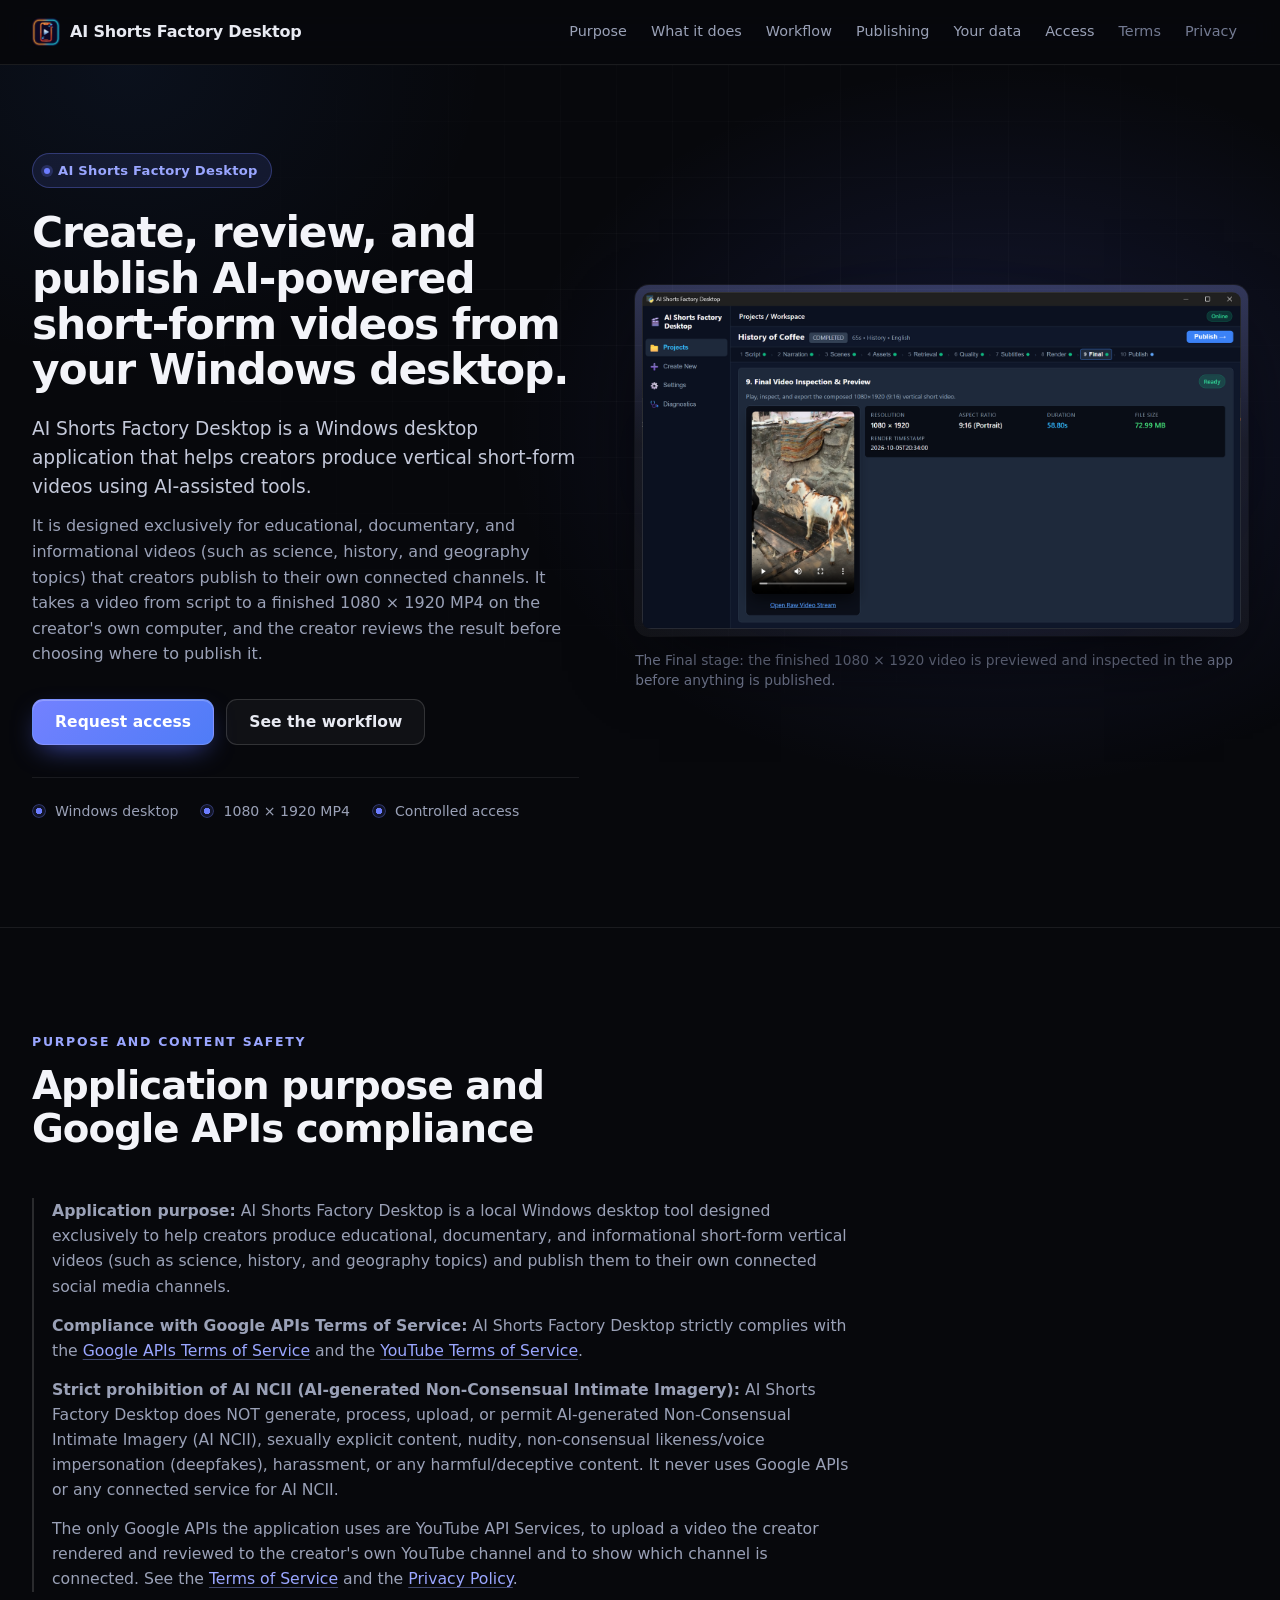
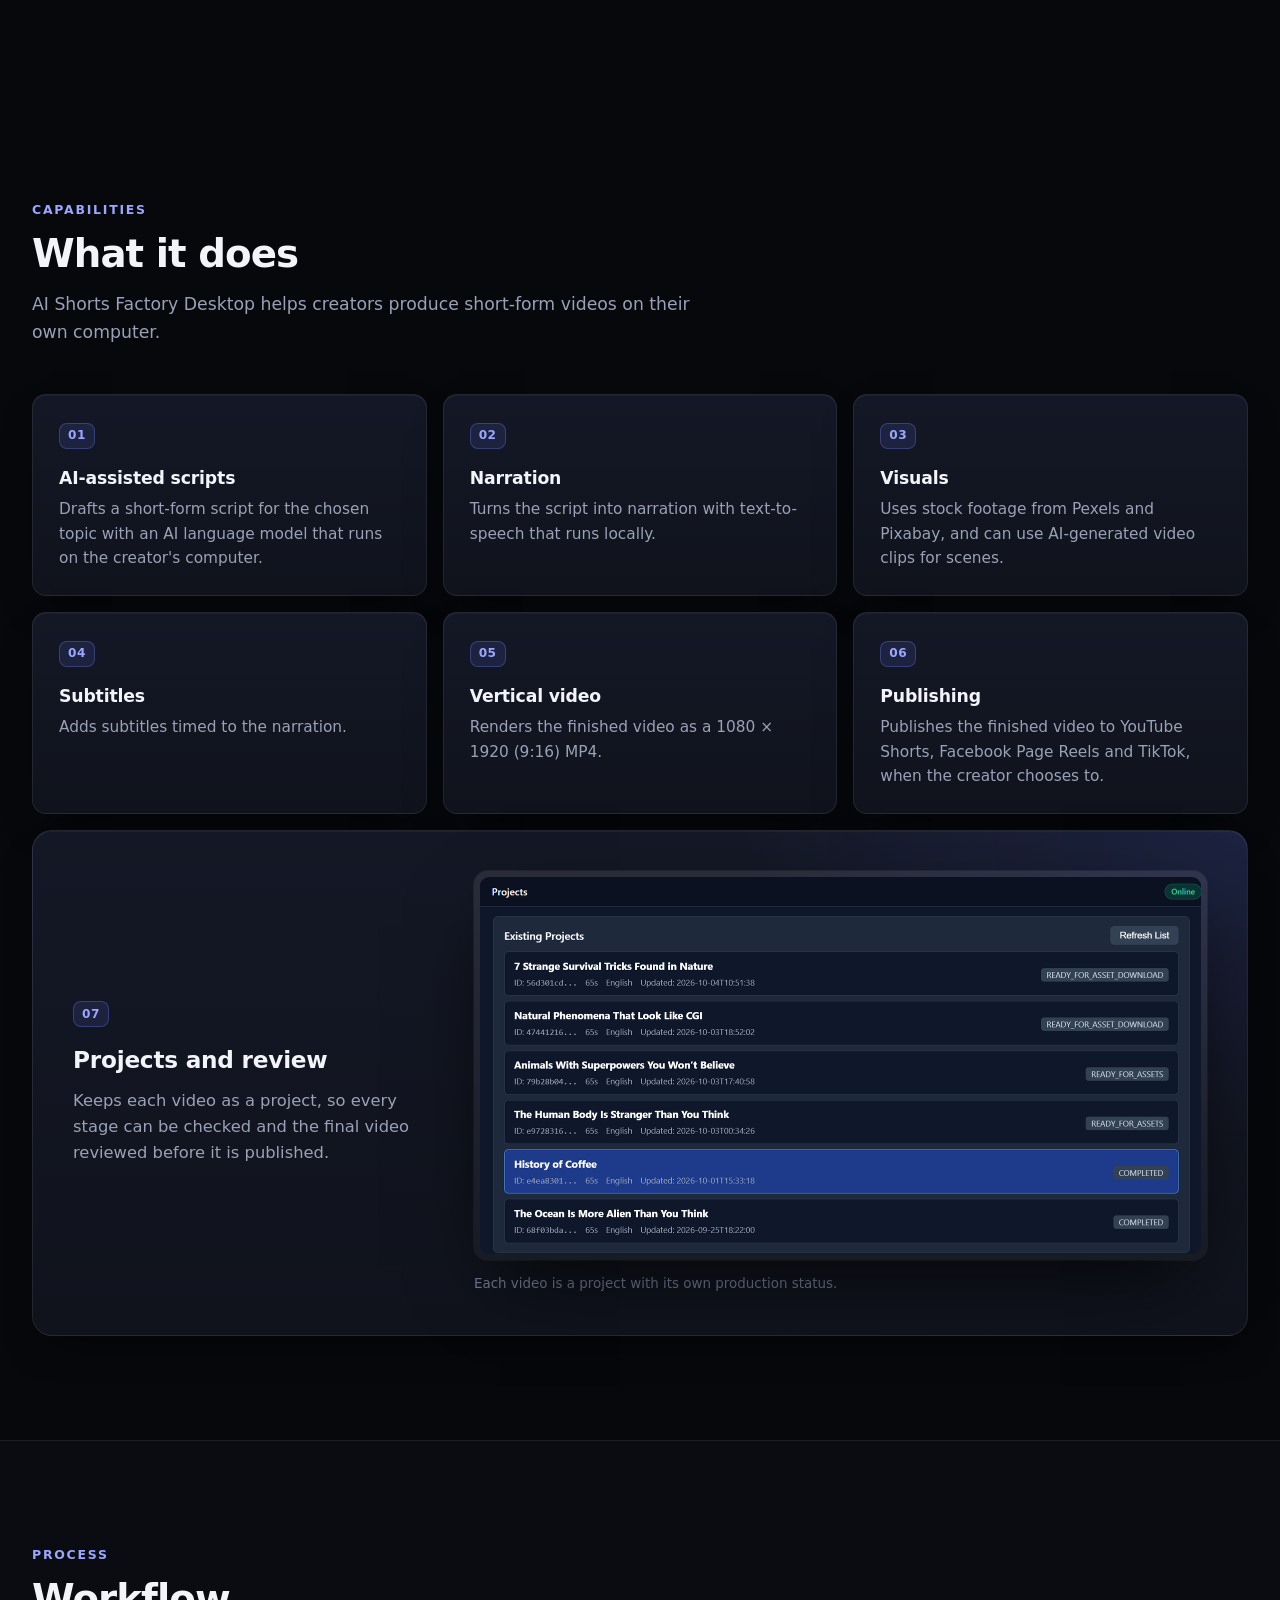
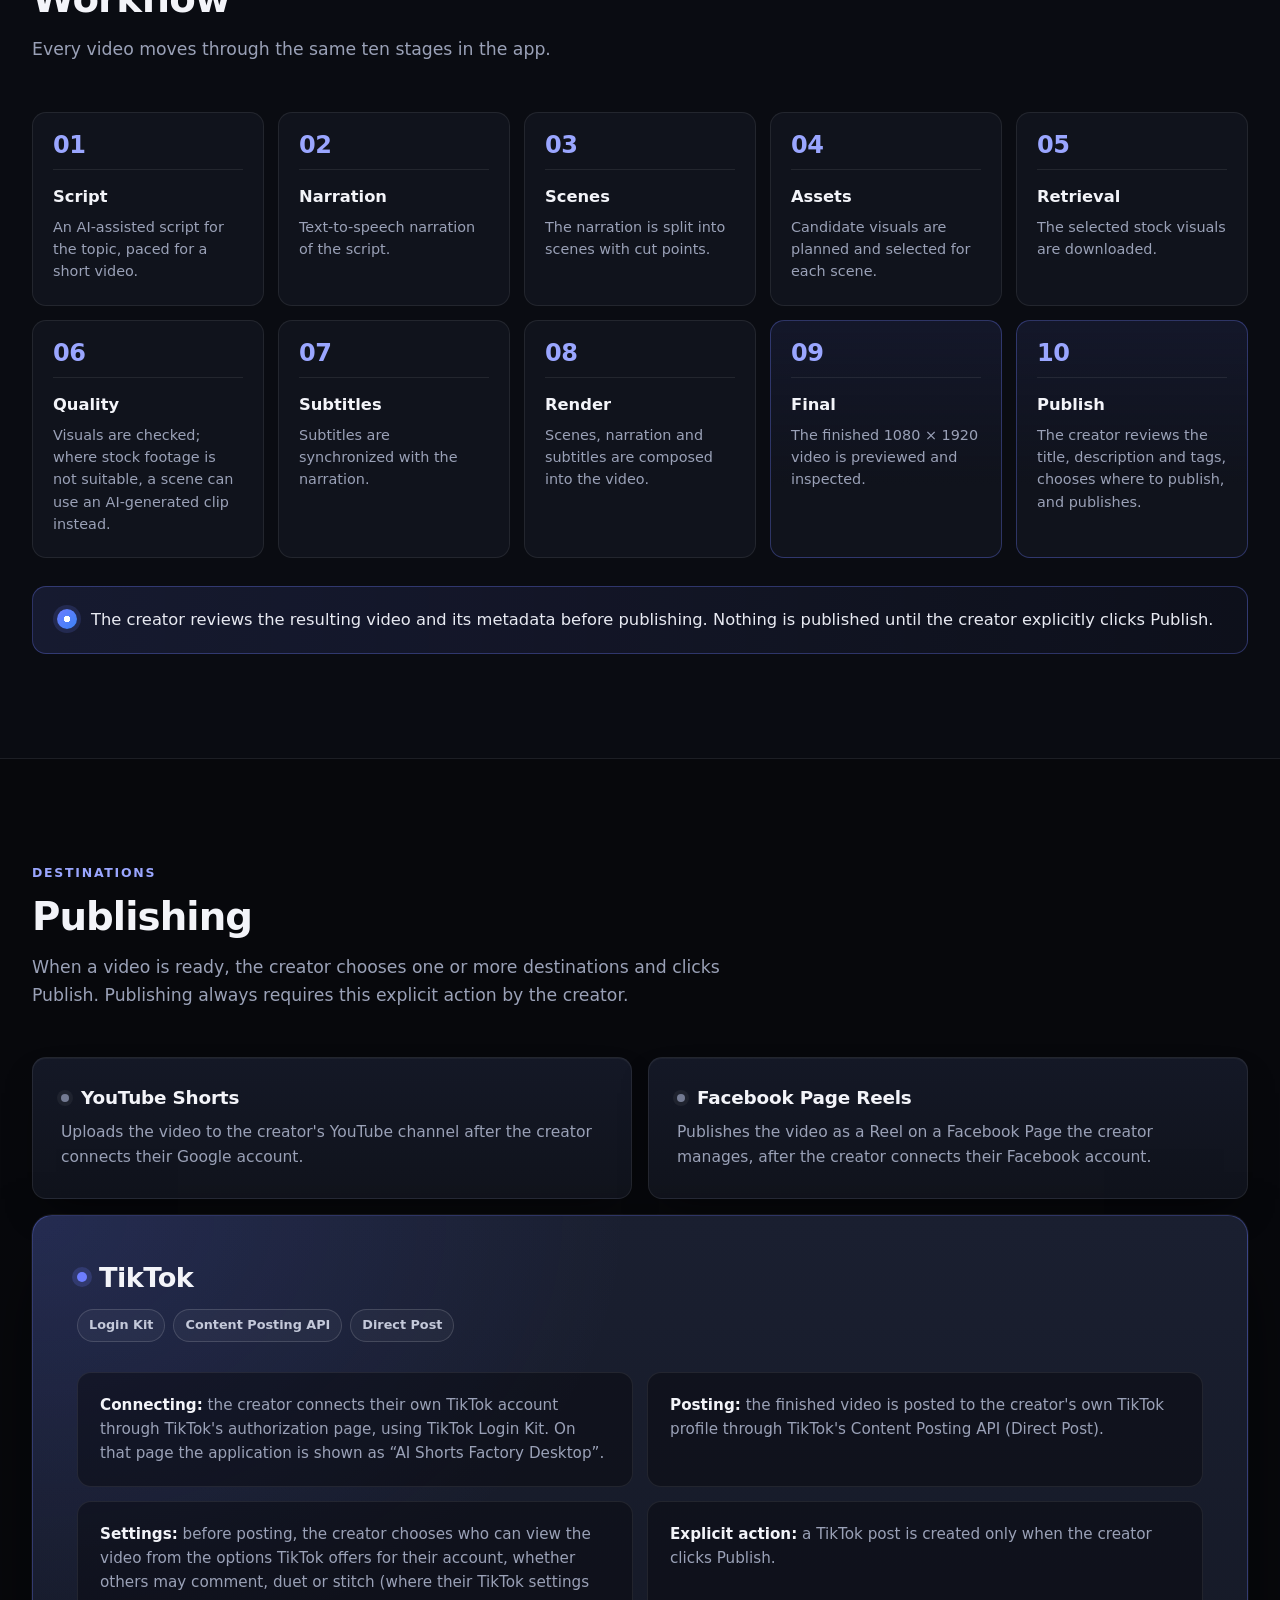
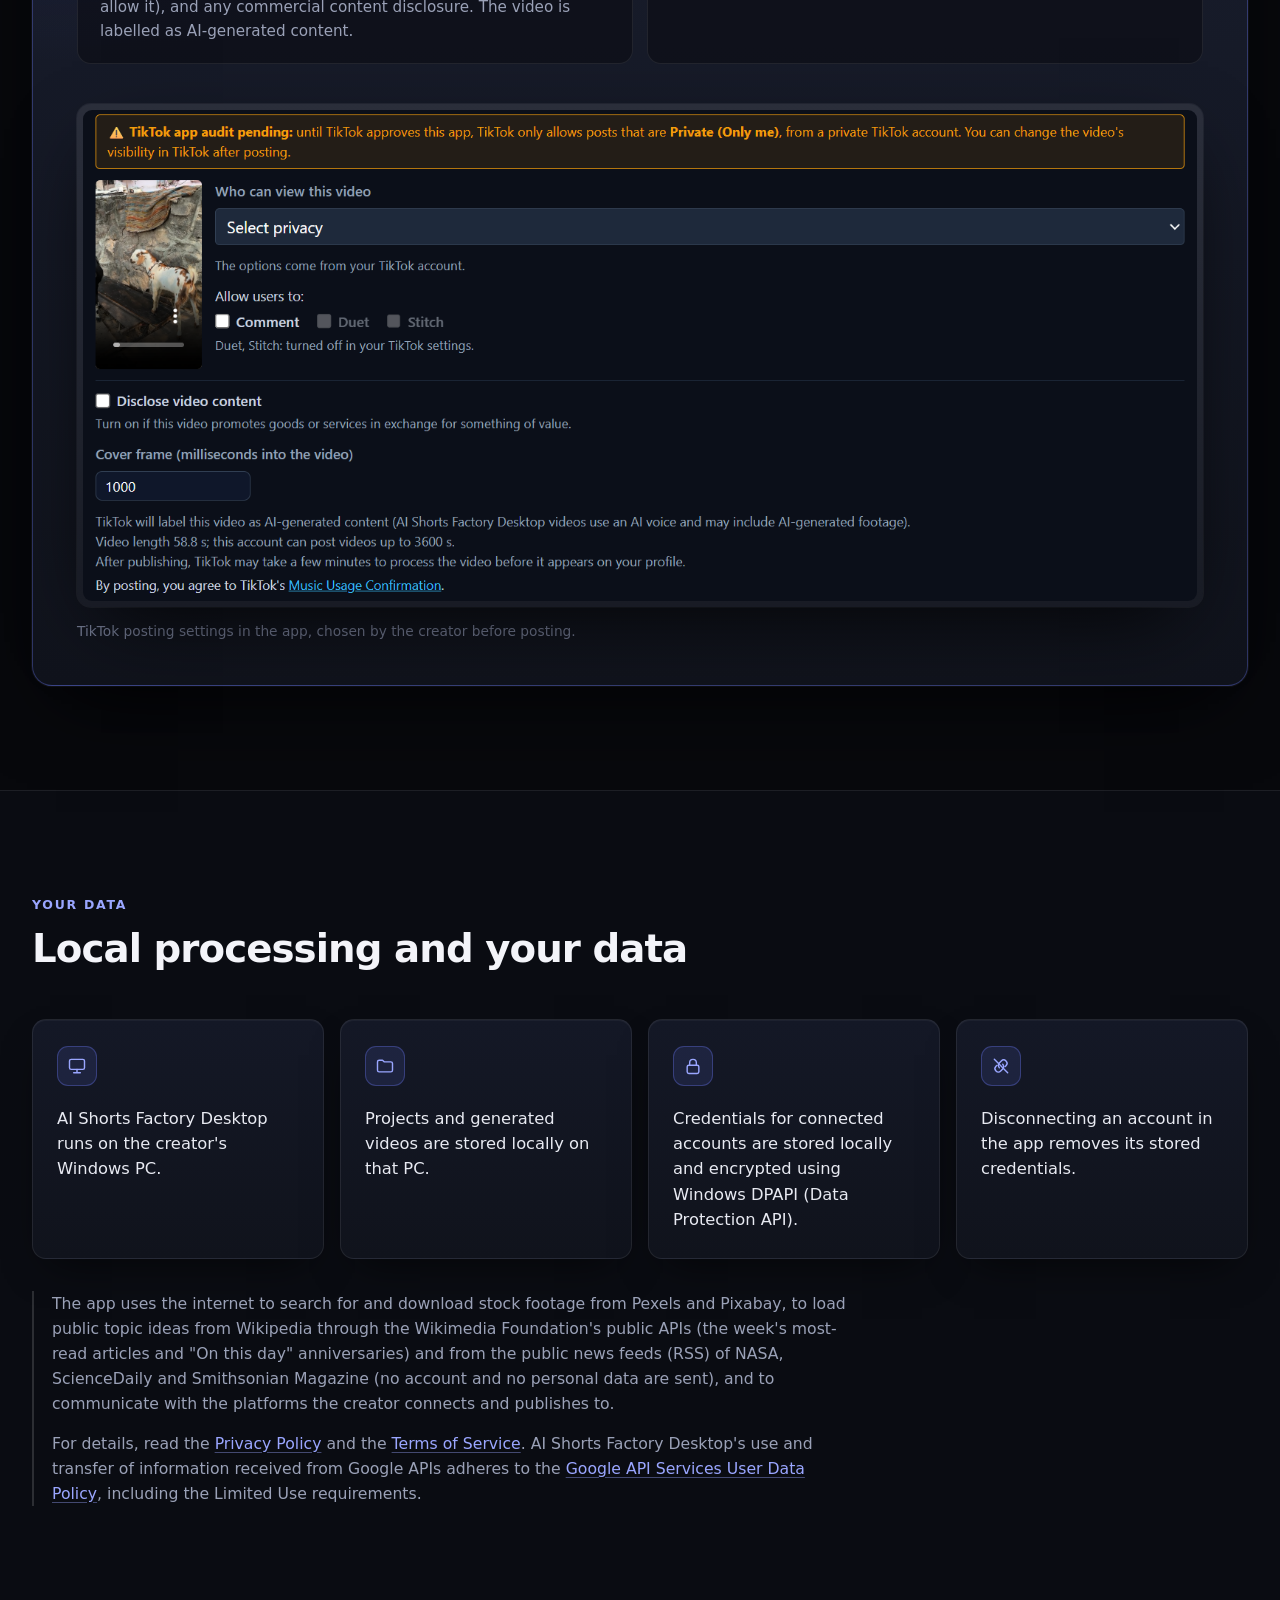
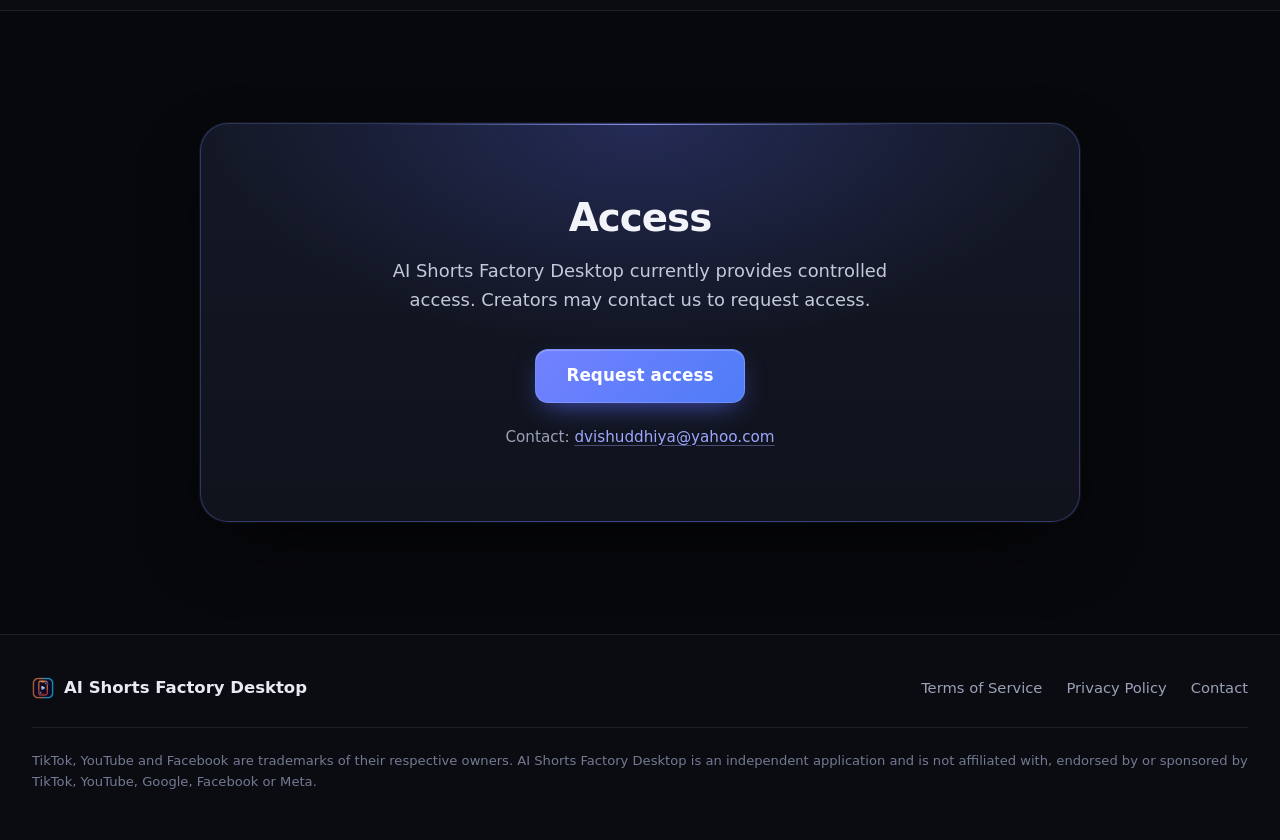
<file: index.html>
<!DOCTYPE html>
<html lang="en">
<head>
    <meta charset="UTF-8">
    <meta name="viewport" content="width=device-width, initial-scale=1.0">
    <meta name="google-site-verification" content="gMztd1r3MFNFKrPR3j5uCn5gwbD2HqTPKgnHvT7osY8" />
    <meta name="color-scheme" content="dark">
    <title>AI Shorts Factory Desktop - Windows application for short-form videos</title>
    <meta name="description" content="AI Shorts Factory Desktop helps users create AI videos with scripts, narration, visuals, subtitles, and publishing.">
    <link rel="icon" type="image/png" sizes="64x64" href="favicon.png?v=desktop3">
    <link rel="icon" type="image/png" sizes="32x32" href="favicon-32.png?v=desktop3">
    <link rel="icon" type="image/x-icon" sizes="16x16 32x32 48x48" href="favicon.ico?v=desktop3">
    <link rel="shortcut icon" href="favicon.ico?v=desktop3">
    <link rel="apple-touch-icon" sizes="180x180" href="apple-touch-icon.png?v=desktop3">
    <link rel="stylesheet" href="style.css">
</head>
<body class="home">
    <a class="skip-link" href="#main">Skip to content</a>

    <header class="site-header">
        <div class="container header-inner">
            <a class="brand" href="./"><img class="brand-icon" src="app-icon.png?v=desktop3" width="28" height="28" alt="">AI Shorts Factory Desktop</a>
            <nav class="site-nav" aria-label="Main">
                <a href="#purpose">Purpose</a>
                <a href="#features">What it does</a>
                <a href="#workflow">Workflow</a>
                <a href="#publishing">Publishing</a>
                <a href="#data">Your data</a>
                <a href="#access">Access</a>
                <a class="legal-link" href="terms.html">Terms</a>
                <a class="legal-link" href="privacy.html">Privacy</a>
            </nav>
        </div>
    </header>

    <main id="main">
        <section class="hero">
            <div class="container hero-grid">
                <div class="hero-copy">
                    <p class="eyebrow">AI Shorts Factory Desktop</p>
                    <h1>Create, review, and publish <span class="nowrap">AI-powered</span> <span class="nowrap">short-form</span> videos from your Windows desktop.</h1>
                    <p class="lead">AI Shorts Factory Desktop is a Windows desktop application that helps creators produce vertical short-form videos using <span class="nowrap">AI-assisted</span> tools.</p>
                    <p class="hero-sub">It is designed exclusively for educational, documentary, and informational videos (such as science, history, and geography topics) that creators publish to their own connected channels. It takes a video from script to a finished 1080 &times; 1920 MP4 on the creator's own computer, and the creator reviews the result before choosing where to publish it.</p>
                    <p class="actions">
                        <a class="button" href="#access">Request access</a>
                        <a class="button secondary" href="#workflow">See the workflow</a>
                    </p>
                    <ul class="hero-meta" aria-label="At a glance">
                        <li>Windows desktop</li>
                        <li>1080 &times; 1920 MP4</li>
                        <li>Controlled access</li>
                    </ul>
                </div>
                <figure class="shot shot-hero">
                    <div class="shot-frame">
                        <img src="assets/final-video-review.png" width="1600" height="900" alt="AI Shorts Factory Desktop showing the Final stage of a project: a preview of the finished vertical video with its resolution, aspect ratio, duration and file size.">
                    </div>
                    <figcaption>The Final stage: the finished 1080 &times; 1920 video is previewed and inspected in the app before anything is published.</figcaption>
                </figure>
            </div>
        </section>

        <section id="purpose" class="section">
            <div class="container">
                <header class="section-head">
                    <p class="section-label">Purpose and content safety</p>
                    <h2>Application purpose and Google APIs compliance</h2>
                </header>
                <div class="data-note">
                    <p><strong>Application purpose:</strong> AI Shorts Factory Desktop is a local Windows desktop tool designed exclusively to help creators produce educational, documentary, and informational short-form vertical videos (such as science, history, and geography topics) and publish them to their own connected social media channels.</p>
                    <p><strong>Compliance with Google APIs Terms of Service:</strong> AI Shorts Factory Desktop strictly complies with the <a href="https://developers.google.com/terms">Google APIs Terms of Service</a> and the <a href="https://www.youtube.com/t/terms">YouTube Terms of Service</a>.</p>
                    <p><strong>Strict prohibition of AI NCII (AI-generated Non-Consensual Intimate Imagery):</strong> AI Shorts Factory Desktop does NOT generate, process, upload, or permit AI-generated Non-Consensual Intimate Imagery (AI NCII), sexually explicit content, nudity, non-consensual likeness/voice impersonation (deepfakes), harassment, or any harmful/deceptive content. It never uses Google APIs or any connected service for AI NCII.</p>
                    <p>The only Google APIs the application uses are YouTube API Services, to upload a video the creator rendered and reviewed to the creator's own YouTube channel and to show which channel is connected. See the <a href="terms.html">Terms of Service</a> and the <a href="privacy.html">Privacy Policy</a>.</p>
                </div>
            </div>
        </section>

        <section id="features" class="section">
            <div class="container">
                <header class="section-head">
                    <p class="section-label">Capabilities</p>
                    <h2>What it does</h2>
                    <p class="section-intro">AI Shorts Factory Desktop helps creators produce short-form videos on their own computer.</p>
                </header>
                <div class="feature-grid">
                    <article class="feature">
                        <span class="feature-num">01</span>
                        <h3>AI-assisted scripts</h3>
                        <p>Drafts a short-form script for the chosen topic with an AI language model that runs on the creator's computer.</p>
                    </article>
                    <article class="feature">
                        <span class="feature-num">02</span>
                        <h3>Narration</h3>
                        <p>Turns the script into narration with text-to-speech that runs locally.</p>
                    </article>
                    <article class="feature">
                        <span class="feature-num">03</span>
                        <h3>Visuals</h3>
                        <p>Uses stock footage from Pexels and Pixabay, and can use AI-generated video clips for scenes.</p>
                    </article>
                    <article class="feature">
                        <span class="feature-num">04</span>
                        <h3>Subtitles</h3>
                        <p>Adds subtitles timed to the narration.</p>
                    </article>
                    <article class="feature">
                        <span class="feature-num">05</span>
                        <h3>Vertical video</h3>
                        <p>Renders the finished video as a 1080 &times; 1920 (9:16) MP4.</p>
                    </article>
                    <article class="feature">
                        <span class="feature-num">06</span>
                        <h3>Publishing</h3>
                        <p>Publishes the finished video to YouTube Shorts, Facebook Page Reels and TikTok, when the creator chooses to.</p>
                    </article>
                    <article class="feature feature-wide">
                        <div class="feature-wide-copy">
                            <span class="feature-num">07</span>
                            <h3>Projects and review</h3>
                            <p>Keeps each video as a project, so every stage can be checked and the final video reviewed before it is published.</p>
                        </div>
                        <figure class="shot">
                            <div class="shot-frame">
                                <img src="assets/projects.png" width="1440" height="754" loading="lazy" alt="The project list in AI Shorts Factory Desktop, showing several video projects with their production status.">
                            </div>
                            <figcaption>Each video is a project with its own production status.</figcaption>
                        </figure>
                    </article>
                </div>
            </div>
        </section>

        <section id="workflow" class="section section-alt">
            <div class="container">
                <header class="section-head">
                    <p class="section-label">Process</p>
                    <h2>Workflow</h2>
                    <p class="section-intro">Every video moves through the same ten stages in the app.</p>
                </header>
                <ol class="steps">
                    <li><strong>Script</strong> <span>An AI-assisted script for the topic, paced for a short video.</span></li>
                    <li><strong>Narration</strong> <span>Text-to-speech narration of the script.</span></li>
                    <li><strong>Scenes</strong> <span>The narration is split into scenes with cut points.</span></li>
                    <li><strong>Assets</strong> <span>Candidate visuals are planned and selected for each scene.</span></li>
                    <li><strong>Retrieval</strong> <span>The selected stock visuals are downloaded.</span></li>
                    <li><strong>Quality</strong> <span>Visuals are checked; where stock footage is not suitable, a scene can use an AI-generated clip instead.</span></li>
                    <li><strong>Subtitles</strong> <span>Subtitles are synchronized with the narration.</span></li>
                    <li><strong>Render</strong> <span>Scenes, narration and subtitles are composed into the video.</span></li>
                    <li><strong>Final</strong> <span>The finished 1080 &times; 1920 video is previewed and inspected.</span></li>
                    <li><strong>Publish</strong> <span>The creator reviews the title, description and tags, chooses where to publish, and publishes.</span></li>
                </ol>
                <p class="callout">The creator reviews the resulting video and its metadata before publishing. Nothing is published until the creator explicitly clicks Publish.</p>
            </div>
        </section>

        <section id="publishing" class="section">
            <div class="container">
                <header class="section-head">
                    <p class="section-label">Destinations</p>
                    <h2>Publishing</h2>
                    <p class="section-intro">When a video is ready, the creator chooses one or more destinations and clicks Publish. Publishing always requires this explicit action by the creator.</p>
                </header>
                <div class="platform-grid">
                    <article class="platform">
                        <h3>YouTube Shorts</h3>
                        <p>Uploads the video to the creator's YouTube channel after the creator connects their Google account.</p>
                    </article>
                    <article class="platform">
                        <h3>Facebook Page Reels</h3>
                        <p>Publishes the video as a Reel on a Facebook Page the creator manages, after the creator connects their Facebook account.</p>
                    </article>
                </div>
                <article class="tiktok-panel">
                    <div class="tiktok-copy">
                        <h3>TikTok</h3>
                        <p class="chips"><span>Login Kit</span><span>Content Posting API</span><span>Direct Post</span></p>
                        <ul class="detail-list">
                            <li><strong>Connecting:</strong> the creator connects their own TikTok account through TikTok's authorization page, using TikTok Login Kit. On that page the application is shown as &ldquo;AI Shorts Factory Desktop&rdquo;.</li>
                            <li><strong>Posting:</strong> the finished video is posted to the creator's own TikTok profile through TikTok's Content Posting API (Direct Post).</li>
                            <li><strong>Settings:</strong> before posting, the creator chooses who can view the video from the options TikTok offers for their account, whether others may comment, duet or stitch (where their TikTok settings allow it), and any commercial content disclosure. The video is labelled as AI-generated content.</li>
                            <li><strong>Explicit action:</strong> a TikTok post is created only when the creator clicks Publish.</li>
                        </ul>
                    </div>
                    <figure class="shot">
                        <div class="shot-frame">
                            <img src="assets/tiktok-direct-post-settings.png" width="1510" height="665" loading="lazy" alt="TikTok posting settings in AI Shorts Factory Desktop: who can view the video, allowed interactions, content disclosure, cover frame and the AI-generated content label.">
                        </div>
                        <figcaption>TikTok posting settings in the app, chosen by the creator before posting.</figcaption>
                    </figure>
                </article>
            </div>
        </section>

        <section id="data" class="section section-alt">
            <div class="container">
                <header class="section-head">
                    <p class="section-label">Your data</p>
                    <h2>Local processing and your data</h2>
                </header>
                <ul class="data-grid">
                    <li class="data-item">
                        <svg class="data-icon" viewBox="0 0 24 24" aria-hidden="true"><rect x="3" y="4" width="18" height="12" rx="2"/><path d="M8 20h8M12 16v4"/></svg>
                        <p>AI Shorts Factory Desktop runs on the creator's Windows PC.</p>
                    </li>
                    <li class="data-item">
                        <svg class="data-icon" viewBox="0 0 24 24" aria-hidden="true"><path d="M3 7a2 2 0 0 1 2-2h4l2 2h8a2 2 0 0 1 2 2v8a2 2 0 0 1-2 2H5a2 2 0 0 1-2-2z"/></svg>
                        <p>Projects and generated videos are stored locally on that PC.</p>
                    </li>
                    <li class="data-item">
                        <svg class="data-icon" viewBox="0 0 24 24" aria-hidden="true"><rect x="5" y="11" width="14" height="10" rx="2"/><path d="M8 11V8a4 4 0 0 1 8 0v3"/></svg>
                        <p>Credentials for connected accounts are stored locally and encrypted using Windows DPAPI (Data Protection API).</p>
                    </li>
                    <li class="data-item">
                        <svg class="data-icon" viewBox="0 0 24 24" aria-hidden="true"><path d="M10 14a4 4 0 0 1 0-5.66l2.34-2.34a4 4 0 0 1 5.66 5.66L17 12.66M14 10a4 4 0 0 1 0 5.66l-2.34 2.34a4 4 0 0 1-5.66-5.66L7 11.34"/><path d="M4 4l16 16"/></svg>
                        <p>Disconnecting an account in the app removes its stored credentials.</p>
                    </li>
                </ul>
                <div class="data-note">
                    <p>The app uses the internet to search for and download stock footage from Pexels and Pixabay, to load public topic ideas from Wikipedia through the Wikimedia Foundation's public APIs (the week's most-read articles and "On this day" anniversaries) and from the public news feeds (RSS) of NASA, ScienceDaily and Smithsonian Magazine (no account and no personal data are sent), and to communicate with the platforms the creator connects and publishes to.</p>
                    <p>For details, read the <a href="privacy.html">Privacy Policy</a> and the <a href="terms.html">Terms of Service</a>. AI Shorts Factory Desktop's use and transfer of information received from Google APIs adheres to the <a href="https://developers.google.com/terms/api-services-user-data-policy">Google API Services User Data Policy</a>, including the Limited Use requirements.</p>
                </div>
            </div>
        </section>

        <section id="access" class="section section-access">
            <div class="container">
                <div class="access-panel">
                    <h2>Access</h2>
                    <p class="access-text">AI Shorts Factory Desktop currently provides controlled access. Creators may contact us to request access.</p>
                    <p class="actions">
                        <a class="button button-lg" href="mailto:dvishuddhiya@yahoo.com?subject=AI%20Shorts%20Factory%20Desktop%20access%20request">Request access</a>
                    </p>
                    <p class="contact">Contact: <a href="mailto:dvishuddhiya@yahoo.com?subject=AI%20Shorts%20Factory%20Desktop%20access%20request">dvishuddhiya@yahoo.com</a></p>
                </div>
            </div>
        </section>
    </main>

    <footer class="site-footer">
        <div class="container footer-inner">
            <p class="footer-brand"><img class="brand-icon" src="app-icon.png?v=desktop3" width="22" height="22" alt="">AI Shorts Factory Desktop</p>
            <nav class="footer-nav" aria-label="Legal and contact">
                <a href="terms.html">Terms of Service</a>
                <a href="privacy.html">Privacy Policy</a>
                <a href="mailto:dvishuddhiya@yahoo.com">Contact</a>
            </nav>
            <p class="fineprint">TikTok, YouTube and Facebook are trademarks of their respective owners. AI Shorts Factory Desktop is an independent application and is not affiliated with, endorsed by or sponsored by TikTok, YouTube, Google, Facebook or Meta.</p>
        </div>
    </footer>
</body>
</html>
</file>
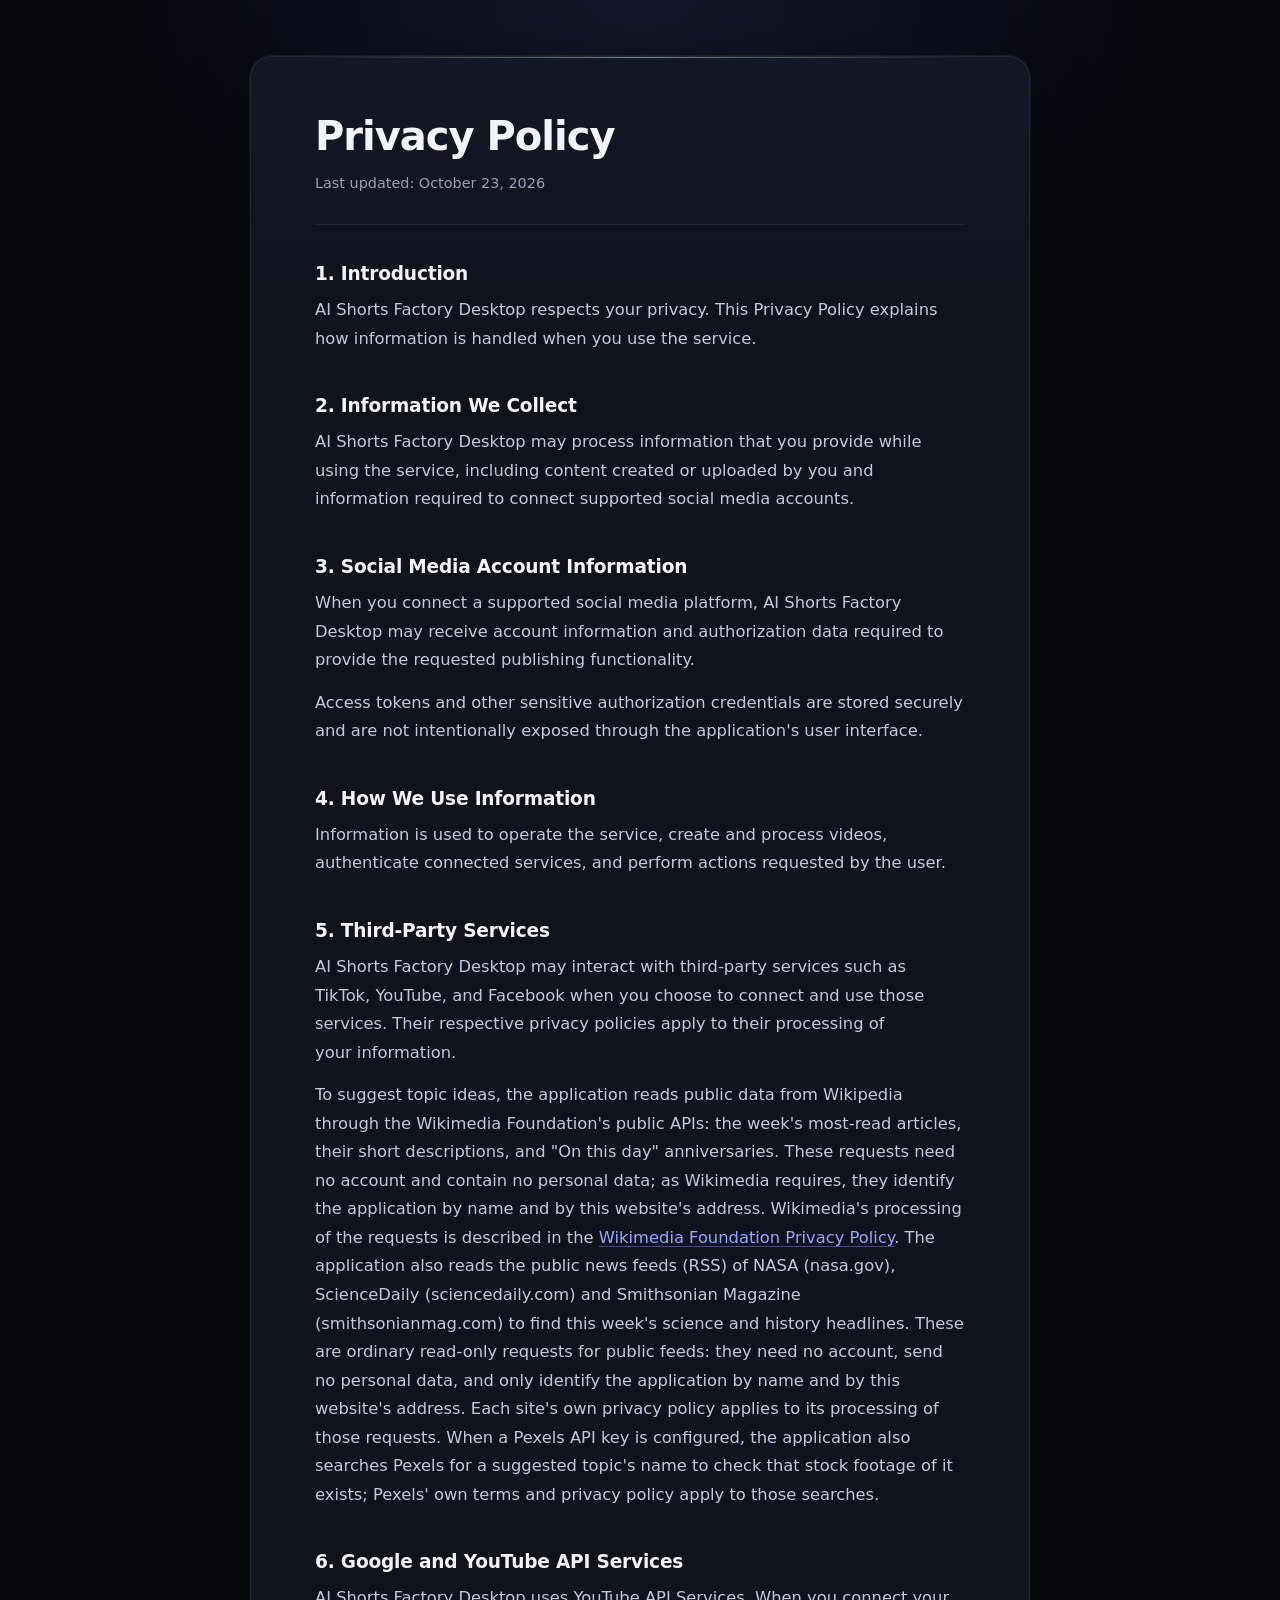
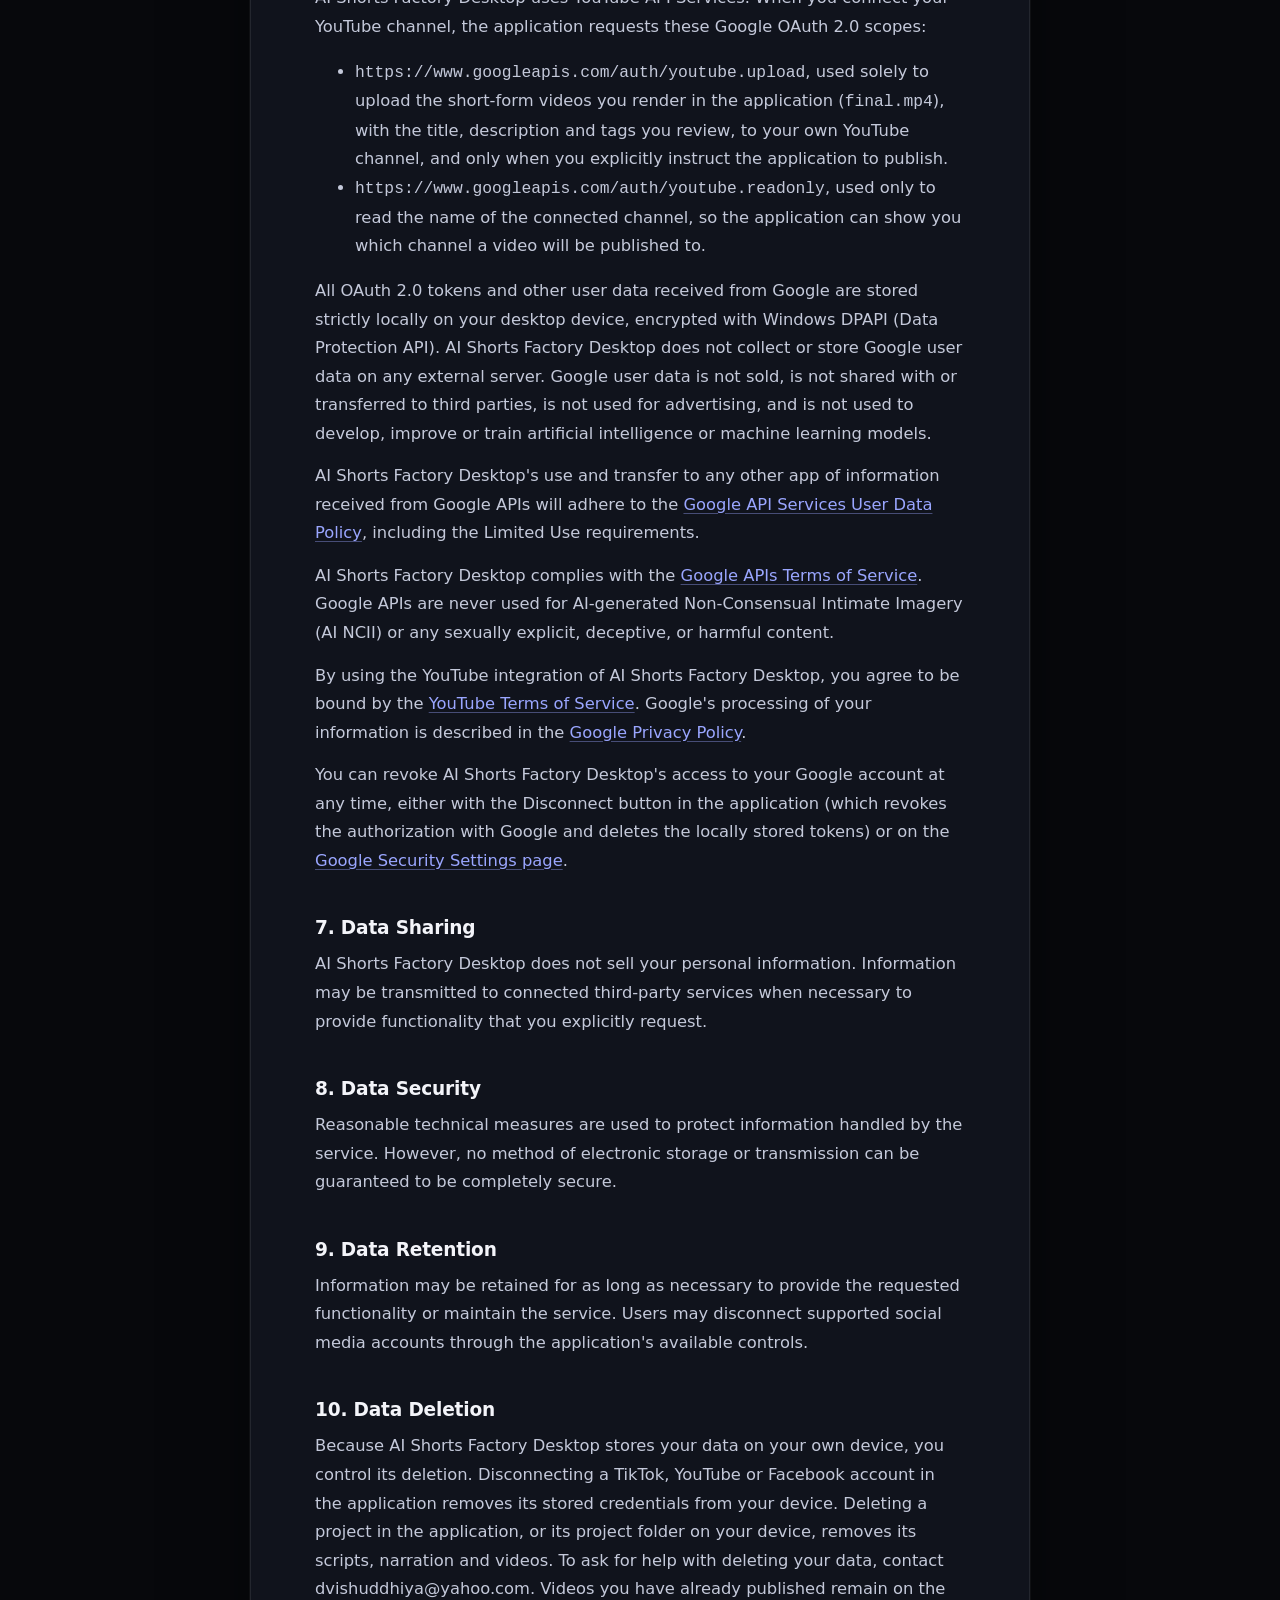
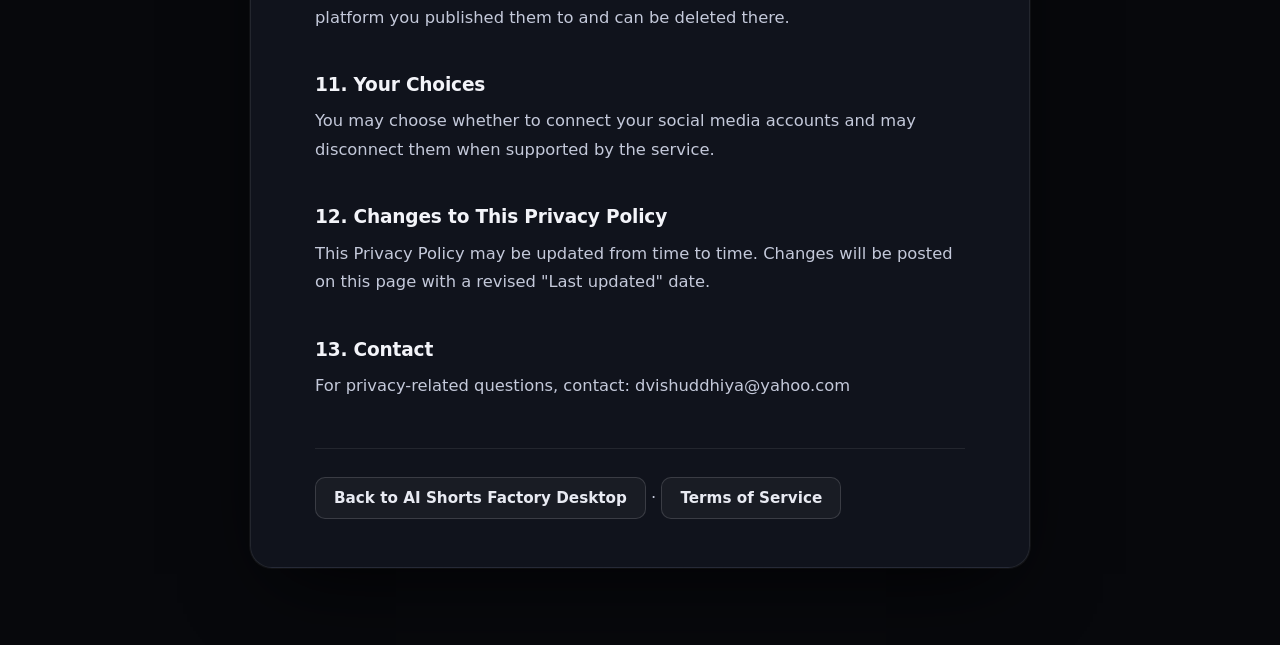
<file: privacy.html>
<!DOCTYPE html>
<html lang="en">
<head>
    <meta charset="UTF-8">
    <meta name="viewport" content="width=device-width, initial-scale=1.0">
    <meta name="google-site-verification" content="gMztd1r3MFNFKrPR3j5uCn5gwbD2HqTPKgnHvT7osY8" />
    <title>Privacy Policy - AI Shorts Factory Desktop</title>
    <link rel="icon" type="image/png" sizes="64x64" href="favicon.png?v=desktop3">
    <link rel="icon" type="image/png" sizes="32x32" href="favicon-32.png?v=desktop3">
    <link rel="icon" type="image/x-icon" sizes="16x16 32x32 48x48" href="favicon.ico?v=desktop3">
    <link rel="shortcut icon" href="favicon.ico?v=desktop3">
    <link rel="apple-touch-icon" sizes="180x180" href="apple-touch-icon.png?v=desktop3">
    <link rel="stylesheet" href="style.css">
</head>
<body>
    <h1>Privacy Policy</h1>

    <p>Last updated: October 23, 2026</p>

    <h2>1. Introduction</h2>
    <p>
        AI Shorts Factory Desktop respects your privacy. This Privacy Policy explains
        how information is handled when you use the service.
    </p>

    <h2>2. Information We Collect</h2>
    <p>
        AI Shorts Factory Desktop may process information that you provide while
        using the service, including content created or uploaded by you and
        information required to connect supported social media accounts.
    </p>

    <h2>3. Social Media Account Information</h2>
    <p>
        When you connect a supported social media platform, AI Shorts Factory Desktop
        may receive account information and authorization data required to
        provide the requested publishing functionality.
    </p>

    <p>
        Access tokens and other sensitive authorization credentials are stored
        securely and are not intentionally exposed through the application's
        user interface.
    </p>

    <h2>4. How We Use Information</h2>
    <p>
        Information is used to operate the service, create and process videos,
        authenticate connected services, and perform actions requested by the
        user.
    </p>

    <h2>5. Third-Party Services</h2>
    <p>
        AI Shorts Factory Desktop may interact with third-party services such as
        TikTok, YouTube, and Facebook when you choose to connect and use
        those services. Their respective privacy policies apply to their
        processing of your information.
    </p>

    <p>
        To suggest topic ideas, the application reads public data from Wikipedia
        through the Wikimedia Foundation's public APIs: the week's most-read
        articles, their short descriptions, and "On this day" anniversaries.
        These requests need no account and contain no personal data; as
        Wikimedia requires, they identify the application by name and by this
        website's address. Wikimedia's processing of the requests is described in
        the <a href="https://foundation.wikimedia.org/wiki/Policy:Privacy_policy">Wikimedia Foundation Privacy Policy</a>.
        The application also reads the public news feeds (RSS) of NASA
        (nasa.gov), ScienceDaily (sciencedaily.com) and Smithsonian Magazine
        (smithsonianmag.com) to find this week's science and history headlines.
        These are ordinary read-only requests for public feeds: they need no
        account, send no personal data, and only identify the application by
        name and by this website's address. Each site's own privacy policy
        applies to its processing of those requests.
        When a Pexels API key is configured, the application also searches Pexels
        for a suggested topic's name to check that stock footage of it exists;
        Pexels' own terms and privacy policy apply to those searches.
    </p>

    <h2>6. Google and YouTube API Services</h2>
    <p>
        AI Shorts Factory Desktop uses YouTube API Services. When you connect your
        YouTube channel, the application requests these Google OAuth 2.0 scopes:
    </p>
    <ul>
        <li>
            <code>https://www.googleapis.com/auth/youtube.upload</code>, used solely
            to upload the short-form videos you render in the application
            (<code>final.mp4</code>), with the title, description and tags you
            review, to your own YouTube channel, and only when you explicitly
            instruct the application to publish.
        </li>
        <li>
            <code>https://www.googleapis.com/auth/youtube.readonly</code>, used only
            to read the name of the connected channel, so the application can
            show you which channel a video will be published to.
        </li>
    </ul>
    <p>
        All OAuth 2.0 tokens and other user data received from Google are stored
        strictly locally on your desktop device, encrypted with Windows DPAPI
        (Data Protection API). AI Shorts Factory Desktop does not collect or store
        Google user data on any external server. Google user data is not sold,
        is not shared with or transferred to third parties, is not used for
        advertising, and is not used to develop, improve or train artificial
        intelligence or machine learning models.
    </p>
    <p>
        AI Shorts Factory Desktop's use and transfer to any other app of information
        received from Google APIs will adhere to the
        <a href="https://developers.google.com/terms/api-services-user-data-policy">Google API Services User Data Policy</a>,
        including the Limited Use requirements.
    </p>
    <p>
        AI Shorts Factory Desktop complies with the
        <a href="https://developers.google.com/terms">Google APIs Terms of Service</a>.
        Google APIs are never used for AI-generated Non-Consensual Intimate Imagery
        (AI NCII) or any sexually explicit, deceptive, or harmful content.
    </p>
    <p>
        By using the YouTube integration of AI Shorts Factory Desktop, you agree to
        be bound by the
        <a href="https://www.youtube.com/t/terms">YouTube Terms of Service</a>.
        Google's processing of your information is described in the
        <a href="http://www.google.com/policies/privacy">Google Privacy Policy</a>.
    </p>
    <p>
        You can revoke AI Shorts Factory Desktop's access to your Google account at
        any time, either with the Disconnect button in the application (which
        revokes the authorization with Google and deletes the locally stored
        tokens) or on the
        <a href="https://security.google.com/settings/security/permissions">Google Security Settings page</a>.
    </p>

    <h2>7. Data Sharing</h2>
    <p>
        AI Shorts Factory Desktop does not sell your personal information. Information
        may be transmitted to connected third-party services when necessary
        to provide functionality that you explicitly request.
    </p>

    <h2>8. Data Security</h2>
    <p>
        Reasonable technical measures are used to protect information handled
        by the service. However, no method of electronic storage or
        transmission can be guaranteed to be completely secure.
    </p>

    <h2>9. Data Retention</h2>
    <p>
        Information may be retained for as long as necessary to provide the
        requested functionality or maintain the service. Users may disconnect
        supported social media accounts through the application's available
        controls.
    </p>

    <h2>10. Data Deletion</h2>
    <p>
        Because AI Shorts Factory Desktop stores your data on your own device, you
        control its deletion. Disconnecting a TikTok, YouTube or Facebook account
        in the application removes its stored credentials from your device.
        Deleting a project in the application, or its project folder on your
        device, removes its scripts, narration and videos. To ask for help with
        deleting your data, contact dvishuddhiya@yahoo.com. Videos you have
        already published remain on the platform you published them to and can
        be deleted there.
    </p>

    <h2>11. Your Choices</h2>
    <p>
        You may choose whether to connect your social media accounts and may
        disconnect them when supported by the service.
    </p>

    <h2>12. Changes to This Privacy Policy</h2>
    <p>
        This Privacy Policy may be updated from time to time. Changes will be
        posted on this page with a revised "Last updated" date.
    </p>

    <h2>13. Contact</h2>
    <p>
        For privacy-related questions, contact:
        dvishuddhiya@yahoo.com
    </p>

    <p>
        <a href="index.html">Back to AI Shorts Factory Desktop</a> &middot;
        <a href="terms.html">Terms of Service</a>
    </p>
</body>
</html>
</file>
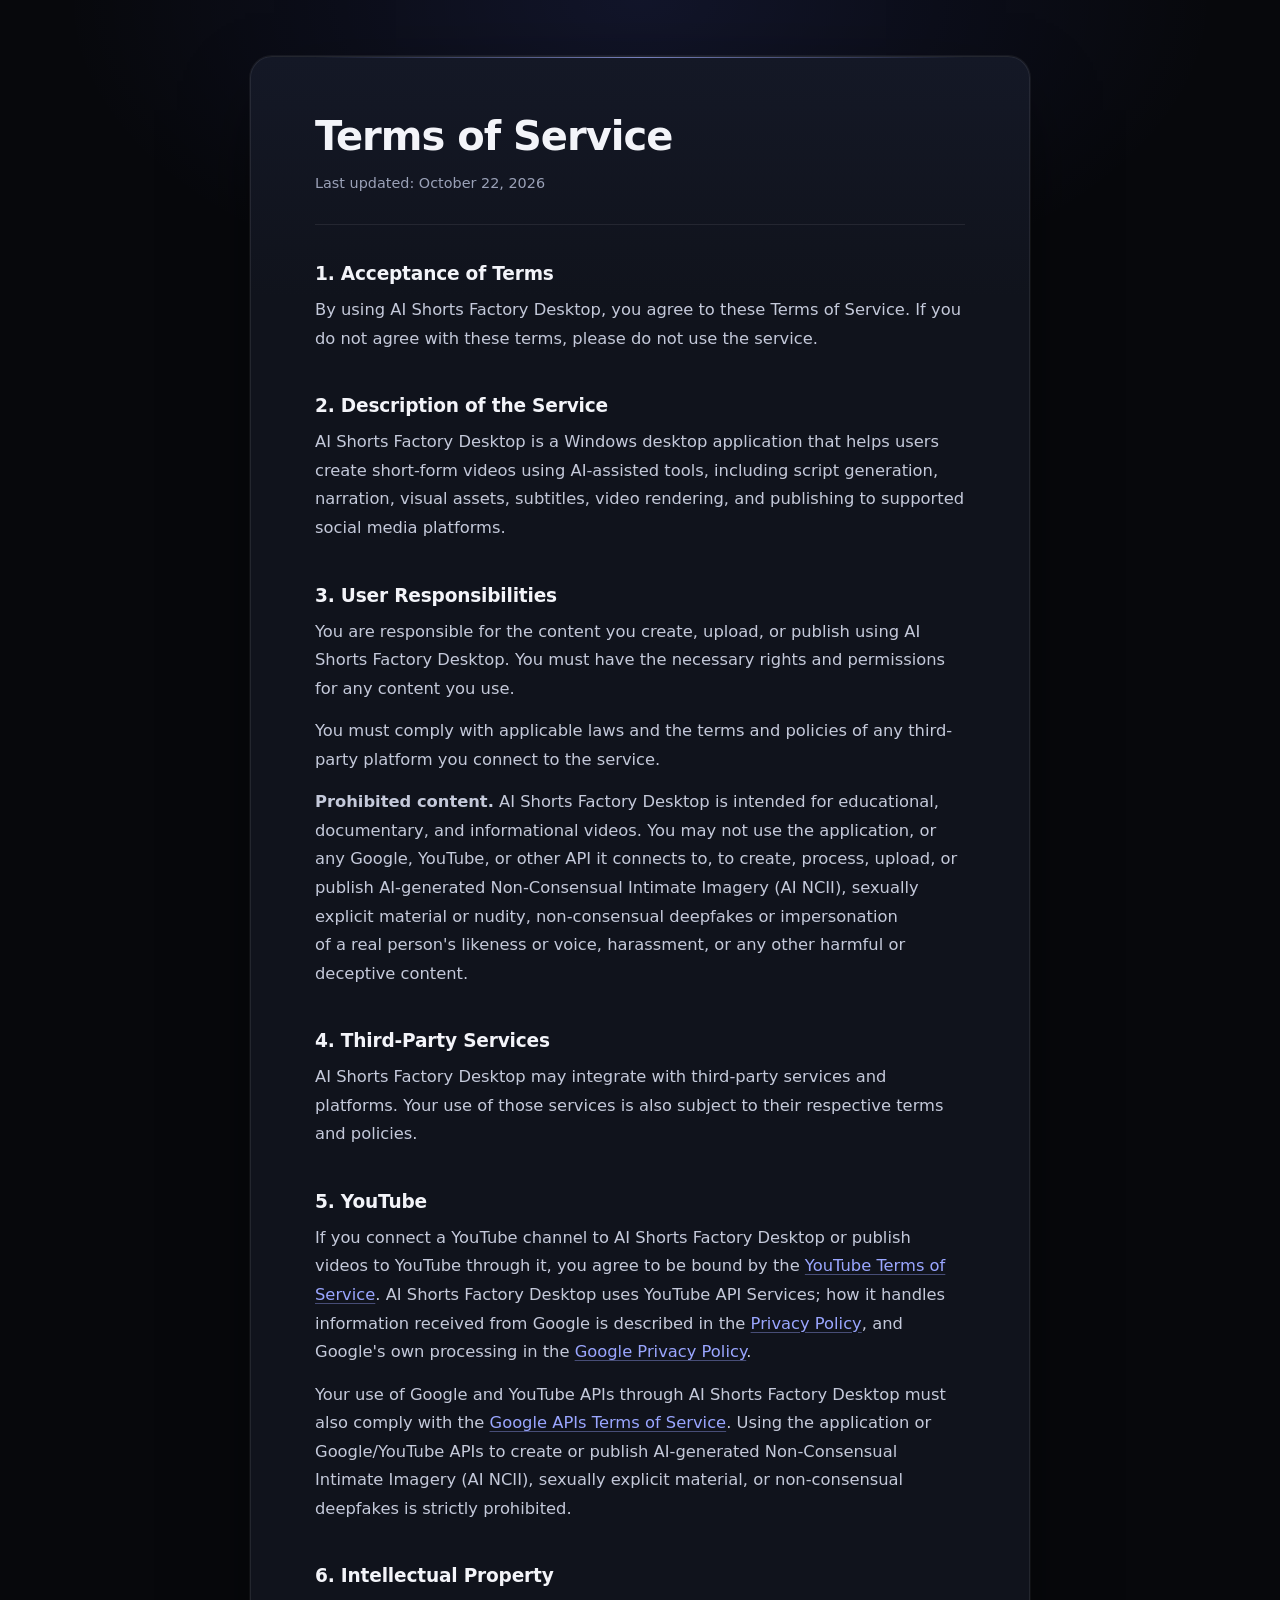
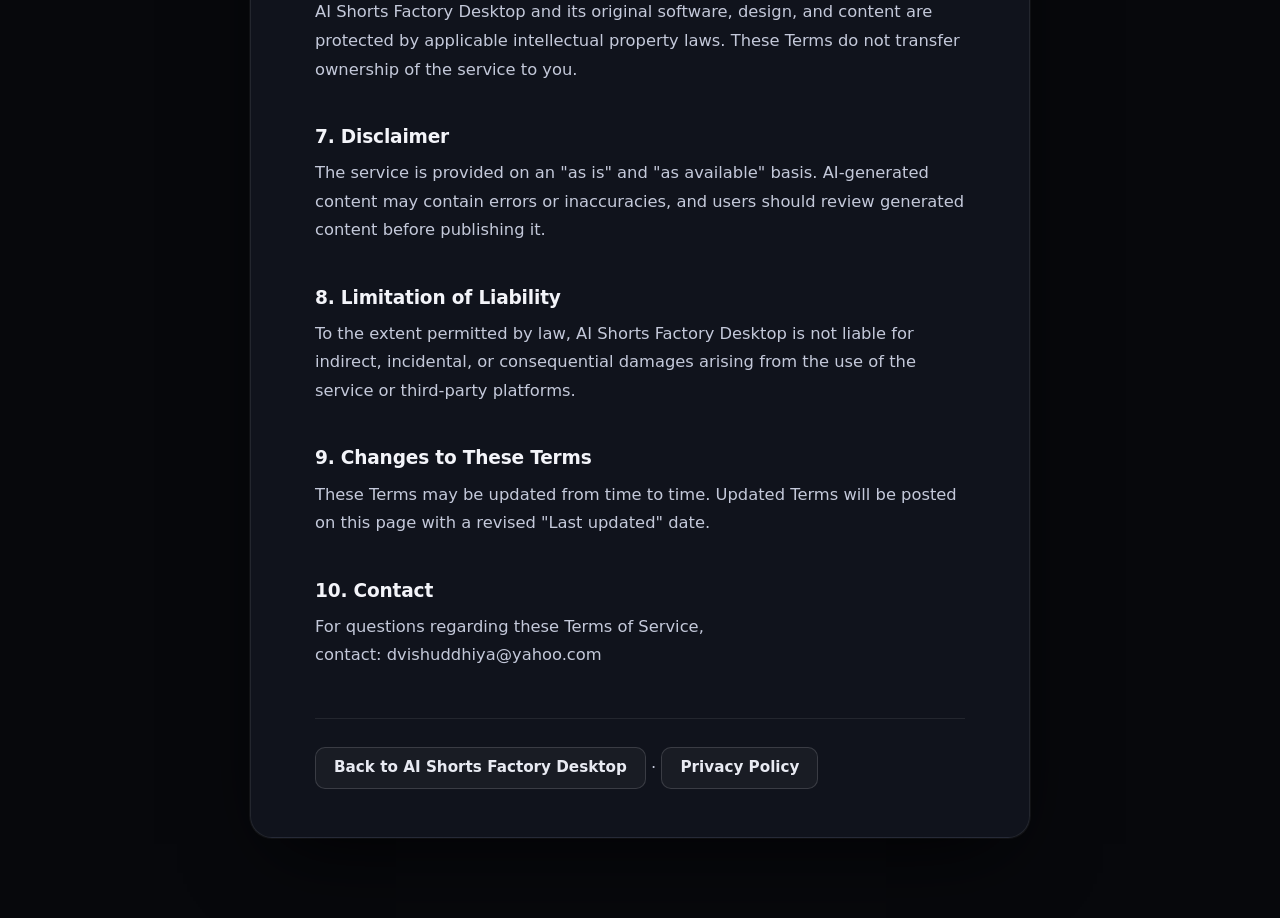
<file: terms.html>
<!DOCTYPE html>
<html lang="en">
<head>
    <meta charset="UTF-8">
    <meta name="viewport" content="width=device-width, initial-scale=1.0">
    <meta name="google-site-verification" content="gMztd1r3MFNFKrPR3j5uCn5gwbD2HqTPKgnHvT7osY8" />
    <title>Terms of Service - AI Shorts Factory Desktop</title>
    <link rel="icon" type="image/png" sizes="64x64" href="favicon.png?v=desktop3">
    <link rel="icon" type="image/png" sizes="32x32" href="favicon-32.png?v=desktop3">
    <link rel="icon" type="image/x-icon" sizes="16x16 32x32 48x48" href="favicon.ico?v=desktop3">
    <link rel="shortcut icon" href="favicon.ico?v=desktop3">
    <link rel="apple-touch-icon" sizes="180x180" href="apple-touch-icon.png?v=desktop3">
    <link rel="stylesheet" href="style.css">
</head>
<body>
    <h1>Terms of Service</h1>

    <p>Last updated: October 22, 2026</p>

    <h2>1. Acceptance of Terms</h2>
    <p>
        By using AI Shorts Factory Desktop, you agree to these Terms of Service.
        If you do not agree with these terms, please do not use the service.
    </p>

    <h2>2. Description of the Service</h2>
    <p>
        AI Shorts Factory Desktop is a Windows desktop application that helps users create
        short-form videos using AI-assisted tools, including script generation,
        narration, visual assets, subtitles, video rendering, and publishing
        to supported social media platforms.
    </p>

    <h2>3. User Responsibilities</h2>
    <p>
        You are responsible for the content you create, upload, or publish
        using AI Shorts Factory Desktop. You must have the necessary rights and
        permissions for any content you use.
    </p>

    <p>
        You must comply with applicable laws and the terms and policies of
        any third-party platform you connect to the service.
    </p>

    <p>
        <strong>Prohibited content.</strong> AI Shorts Factory Desktop is intended for
        educational, documentary, and informational videos. You may not use the
        application, or any Google, YouTube, or other API it connects to, to create,
        process, upload, or publish AI-generated Non-Consensual Intimate Imagery
        (AI NCII), sexually explicit material or nudity, non-consensual deepfakes or
        impersonation of a real person's likeness or voice, harassment, or any other
        harmful or deceptive content.
    </p>

    <h2>4. Third-Party Services</h2>
    <p>
        AI Shorts Factory Desktop may integrate with third-party services and
        platforms. Your use of those services is also subject to their
        respective terms and policies.
    </p>

    <h2>5. YouTube</h2>
    <p>
        If you connect a YouTube channel to AI Shorts Factory Desktop or publish
        videos to YouTube through it, you agree to be bound by the
        <a href="https://www.youtube.com/t/terms">YouTube Terms of Service</a>.
        AI Shorts Factory Desktop uses YouTube API Services; how it handles
        information received from Google is described in the
        <a href="privacy.html">Privacy Policy</a>, and Google's own processing in the
        <a href="http://www.google.com/policies/privacy">Google Privacy Policy</a>.
    </p>
    <p>
        Your use of Google and YouTube APIs through AI Shorts Factory Desktop must also
        comply with the <a href="https://developers.google.com/terms">Google APIs Terms of Service</a>.
        Using the application or Google/YouTube APIs to create or publish AI-generated
        Non-Consensual Intimate Imagery (AI NCII), sexually explicit material, or
        non-consensual deepfakes is strictly prohibited.
    </p>

    <h2>6. Intellectual Property</h2>
    <p>
        AI Shorts Factory Desktop and its original software, design, and content are
        protected by applicable intellectual property laws. These Terms do not
        transfer ownership of the service to you.
    </p>

    <h2>7. Disclaimer</h2>
    <p>
        The service is provided on an "as is" and "as available" basis.
        AI-generated content may contain errors or inaccuracies, and users
        should review generated content before publishing it.
    </p>

    <h2>8. Limitation of Liability</h2>
    <p>
        To the extent permitted by law, AI Shorts Factory Desktop is not liable for
        indirect, incidental, or consequential damages arising from the use
        of the service or third-party platforms.
    </p>

    <h2>9. Changes to These Terms</h2>
    <p>
        These Terms may be updated from time to time. Updated Terms will be
        posted on this page with a revised "Last updated" date.
    </p>

    <h2>10. Contact</h2>
    <p>
        For questions regarding these Terms of Service, contact:
        dvishuddhiya@yahoo.com
    </p>

    <p>
        <a href="index.html">Back to AI Shorts Factory Desktop</a> &middot;
        <a href="privacy.html">Privacy Policy</a>
    </p>
</body>
</html>
</file>
<file: style.css>
/* AI Shorts Factory Desktop - site styles (self-contained, no external resources) */

:root {
    color-scheme: dark;

    --bg: #07080c;
    --bg-alt: #0a0c12;
    --surface: #10131c;
    --surface-2: #141826;
    --surface-3: #1a1f30;
    --border: rgba(255, 255, 255, 0.08);
    --border-strong: rgba(255, 255, 255, 0.14);

    --text: #e8eaf2;
    --text-2: #c4c9da;
    --muted: #9aa1b7;
    --subtle: #737a92;

    --accent: #6d7dff;
    --accent-2: #3b82f6;
    --accent-text: #9aa6ff;
    --accent-soft: rgba(109, 125, 255, 0.12);
    --accent-line: rgba(109, 125, 255, 0.32);

    --radius-sm: 10px;
    --radius: 14px;
    --radius-lg: 20px;
    --shadow: 0 1px 0 rgba(255, 255, 255, 0.04) inset, 0 18px 40px -18px rgba(0, 0, 0, 0.7);
    --shadow-lg: 0 30px 80px -24px rgba(0, 0, 0, 0.85), 0 0 0 1px rgba(255, 255, 255, 0.06);

    --font: "Segoe UI Variable Text", "Segoe UI", system-ui, -apple-system, BlinkMacSystemFont, Roboto, "Helvetica Neue", Arial, sans-serif;
    --font-display: "Segoe UI Variable Display", "Segoe UI", system-ui, -apple-system, BlinkMacSystemFont, Roboto, "Helvetica Neue", Arial, sans-serif;

    --header-h: 64px;
}

*,
*::before,
*::after {
    box-sizing: border-box;
}

html {
    background: var(--bg);
    -webkit-text-size-adjust: 100%;
    text-size-adjust: 100%;
}

@media (prefers-reduced-motion: no-preference) {
    html {
        scroll-behavior: smooth;
    }
}

body {
    margin: 0;
    background: var(--bg);
    color: var(--text);
    font-family: var(--font);
    font-size: 16.5px;
    line-height: 1.6;
    -webkit-font-smoothing: antialiased;
    -moz-osx-font-smoothing: grayscale;
    text-rendering: optimizeLegibility;
}

img {
    max-width: 100%;
}

a {
    color: var(--accent-text);
    text-decoration-color: rgba(154, 166, 255, 0.4);
    text-underline-offset: 3px;
    transition: color 0.15s ease, text-decoration-color 0.15s ease;
}

a:hover {
    color: #c3caff;
    text-decoration-color: currentColor;
}

:focus-visible {
    outline: 2px solid var(--accent);
    outline-offset: 3px;
    border-radius: 6px;
}

::selection {
    background: rgba(109, 125, 255, 0.35);
    color: #ffffff;
}

h1,
h2,
h3 {
    font-family: var(--font-display);
    color: #f3f4f9;
    margin: 0;
}

p {
    margin: 0 0 14px;
    text-wrap: pretty;
}

.nowrap {
    white-space: nowrap;
}

.container {
    width: 100%;
    max-width: 1280px;
    margin: 0 auto;
    padding: 0 32px;
}

.skip-link {
    position: absolute;
    left: -9999px;
    top: 0;
}

.skip-link:focus {
    left: 16px;
    top: 12px;
    z-index: 100;
    padding: 10px 14px;
    border-radius: var(--radius-sm);
    background: var(--surface-3);
    color: var(--text);
}

/* ------------------------------------------------------------------ */
/* Header                                                              */
/* ------------------------------------------------------------------ */

.site-header {
    position: sticky;
    top: 0;
    z-index: 50;
    background: rgba(7, 8, 12, 0.78);
    border-bottom: 1px solid var(--border);
    -webkit-backdrop-filter: saturate(160%) blur(14px);
    backdrop-filter: saturate(160%) blur(14px);
}

.header-inner {
    display: flex;
    align-items: center;
    justify-content: space-between;
    gap: 12px 28px;
    min-height: var(--header-h);
}

.brand {
    display: inline-flex;
    align-items: center;
    gap: 10px;
    color: var(--text);
    font-family: var(--font-display);
    font-size: 1rem;
    font-weight: 650;
    letter-spacing: -0.01em;
    text-decoration: none;
    white-space: nowrap;
}

.brand:hover {
    color: #ffffff;
}

/* The app icon itself: the same image as the favicon and the TikTok Basic Info icon. */
.brand-icon {
    display: block;
    flex: none;
    width: 28px;
    height: 28px;
}

.site-nav {
    display: flex;
    align-items: center;
    gap: 2px;
    font-size: 0.9rem;
}

.site-nav a {
    padding: 7px 11px;
    border-radius: 8px;
    color: var(--muted);
    text-decoration: none;
    white-space: nowrap;
    transition: color 0.15s ease, background-color 0.15s ease;
}

.site-nav a:hover {
    color: var(--text);
    background: rgba(255, 255, 255, 0.05);
}

.site-nav .legal-link {
    color: var(--subtle);
}

.site-nav a.legal-link:first-of-type {
    margin-left: 10px;
    position: relative;
}

.site-nav a.legal-link:first-of-type::before {
    content: "";
    position: absolute;
    left: -6px;
    top: 50%;
    width: 1px;
    height: 16px;
    margin-top: -8px;
    background: var(--border-strong);
}

/* ------------------------------------------------------------------ */
/* Buttons                                                             */
/* ------------------------------------------------------------------ */

.actions {
    display: flex;
    flex-wrap: wrap;
    gap: 12px;
    margin: 0;
}

.button {
    display: inline-flex;
    align-items: center;
    justify-content: center;
    min-height: 46px;
    padding: 0 22px;
    border-radius: 11px;
    border: 1px solid rgba(255, 255, 255, 0.14);
    background: linear-gradient(135deg, #7381ff 0%, #4f7cf7 100%);
    color: #ffffff;
    font-size: 0.97rem;
    font-weight: 600;
    letter-spacing: 0.005em;
    text-decoration: none;
    box-shadow: 0 1px 0 rgba(255, 255, 255, 0.22) inset, 0 10px 28px -10px rgba(91, 110, 255, 0.75);
    transition: transform 0.15s ease, box-shadow 0.15s ease, filter 0.15s ease;
}

.button:hover {
    color: #ffffff;
    filter: brightness(1.08);
    box-shadow: 0 1px 0 rgba(255, 255, 255, 0.24) inset, 0 14px 34px -10px rgba(91, 110, 255, 0.9);
}

.button:active {
    transform: translateY(1px);
}

.button.secondary {
    background: rgba(255, 255, 255, 0.04);
    border-color: var(--border-strong);
    color: var(--text);
    box-shadow: none;
}

.button.secondary:hover {
    background: rgba(255, 255, 255, 0.08);
    filter: none;
}

.button-lg {
    min-height: 54px;
    padding: 0 30px;
    font-size: 1.05rem;
    border-radius: 13px;
}

/* ------------------------------------------------------------------ */
/* Hero                                                                */
/* ------------------------------------------------------------------ */

.hero {
    position: relative;
    overflow: hidden;
    padding: 88px 0 104px;
    border-bottom: 1px solid var(--border);
}

.hero::before {
    content: "";
    position: absolute;
    inset: 0;
    pointer-events: none;
    background:
        radial-gradient(ellipse 55% 60% at 78% 42%, rgba(91, 110, 255, 0.16), transparent 70%),
        radial-gradient(ellipse 40% 50% at 10% 0%, rgba(59, 130, 246, 0.07), transparent 70%);
}

.hero::after {
    content: "";
    position: absolute;
    inset: 0;
    pointer-events: none;
    background-image:
        linear-gradient(rgba(255, 255, 255, 0.025) 1px, transparent 1px),
        linear-gradient(90deg, rgba(255, 255, 255, 0.025) 1px, transparent 1px);
    background-size: 56px 56px;
    -webkit-mask-image: radial-gradient(ellipse 70% 70% at 60% 30%, #000 20%, transparent 75%);
    mask-image: radial-gradient(ellipse 70% 70% at 60% 30%, #000 20%, transparent 75%);
}

.hero-grid {
    position: relative;
    z-index: 1;
    display: grid;
    grid-template-columns: minmax(0, 1fr) minmax(0, 1.12fr);
    gap: 56px;
    align-items: center;
}

.eyebrow {
    display: inline-flex;
    align-items: center;
    gap: 8px;
    margin: 0 0 22px;
    padding: 6px 13px 6px 11px;
    border: 1px solid var(--accent-line);
    border-radius: 999px;
    background: var(--accent-soft);
    color: var(--accent-text);
    font-size: 0.82rem;
    font-weight: 600;
    letter-spacing: 0.02em;
}

.eyebrow::before {
    content: "";
    width: 6px;
    height: 6px;
    border-radius: 50%;
    background: var(--accent);
    box-shadow: 0 0 0 3px rgba(109, 125, 255, 0.22);
}

.hero h1 {
    font-size: clamp(2.1rem, 1.25rem + 1.75vw, 2.9rem);
    font-weight: 700;
    line-height: 1.08;
    letter-spacing: -0.028em;
    margin-bottom: 22px;
    text-wrap: balance;
}

.lead {
    color: var(--text-2);
    font-size: 1.16rem;
    line-height: 1.55;
    margin-bottom: 12px;
}

.hero-sub {
    color: var(--muted);
    font-size: 1rem;
    margin-bottom: 32px;
}

.hero-meta {
    display: flex;
    flex-wrap: wrap;
    gap: 10px 22px;
    margin: 32px 0 0;
    padding: 22px 0 0;
    border-top: 1px solid var(--border);
    list-style: none;
    color: var(--muted);
    font-size: 0.88rem;
}

.hero-meta li {
    display: inline-flex;
    align-items: center;
    gap: 9px;
}

.hero-meta li::before {
    content: "";
    flex: none;
    width: 14px;
    height: 14px;
    border-radius: 50%;
    background:
        radial-gradient(circle at center, var(--accent) 0 3px, transparent 3.5px),
        var(--accent-soft);
    box-shadow: 0 0 0 1px var(--accent-line) inset;
}

/* ------------------------------------------------------------------ */
/* Screenshots                                                         */
/* ------------------------------------------------------------------ */

.shot {
    margin: 0;
    min-width: 0;
}

.shot-frame {
    position: relative;
    padding: 6px;
    border-radius: var(--radius);
    background: linear-gradient(180deg, rgba(255, 255, 255, 0.09), rgba(255, 255, 255, 0.03));
    box-shadow: var(--shadow-lg);
}

.shot-frame img {
    display: block;
    width: 100%;
    height: auto;
    border-radius: 9px;
    background: var(--surface);
}

.shot figcaption {
    margin-top: 14px;
    color: var(--subtle);
    font-size: 0.86rem;
    line-height: 1.5;
}

.shot-hero {
    position: relative;
}

.shot-hero::before {
    content: "";
    position: absolute;
    inset: 6% 4% 18%;
    z-index: -1;
    border-radius: 40px;
    background: radial-gradient(closest-side, rgba(99, 115, 255, 0.38), transparent);
    filter: blur(36px);
}

.shot-hero .shot-frame {
    padding: 7px;
    background: linear-gradient(180deg, rgba(150, 162, 255, 0.28), rgba(255, 255, 255, 0.05) 45%, rgba(255, 255, 255, 0.04));
}

/* ------------------------------------------------------------------ */
/* Sections                                                            */
/* ------------------------------------------------------------------ */

.section {
    padding: 104px 0;
    scroll-margin-top: var(--header-h);
}

.section-alt {
    background: var(--bg-alt);
    border-top: 1px solid var(--border);
    border-bottom: 1px solid var(--border);
}

.section-alt + .section-alt,
.section-alt + .section {
    border-top: 0;
}

.section-head {
    max-width: 720px;
    margin-bottom: 48px;
}

.section-label {
    margin: 0 0 12px;
    color: var(--accent-text);
    font-size: 0.78rem;
    font-weight: 650;
    letter-spacing: 0.14em;
    text-transform: uppercase;
}

.section-head h2,
.access-panel h2 {
    font-size: clamp(1.8rem, 1.3rem + 1.4vw, 2.55rem);
    font-weight: 700;
    line-height: 1.12;
    letter-spacing: -0.024em;
    text-wrap: balance;
}

.section-intro {
    margin: 16px 0 0;
    color: var(--muted);
    font-size: 1.08rem;
    line-height: 1.6;
}

h3 {
    font-size: 1.08rem;
    font-weight: 650;
    line-height: 1.3;
    letter-spacing: -0.01em;
    margin-bottom: 8px;
}

/* ------------------------------------------------------------------ */
/* What it does                                                        */
/* ------------------------------------------------------------------ */

.feature-grid {
    display: grid;
    grid-template-columns: repeat(3, minmax(0, 1fr));
    gap: 16px;
}

.feature {
    position: relative;
    padding: 26px 26px 24px;
    border: 1px solid var(--border);
    border-radius: var(--radius);
    background: linear-gradient(180deg, var(--surface-2), var(--surface));
    box-shadow: var(--shadow);
    transition: border-color 0.2s ease, transform 0.2s ease;
}

.feature:hover {
    border-color: var(--border-strong);
}

.feature p {
    margin: 0;
    color: var(--muted);
    font-size: 0.96rem;
    line-height: 1.6;
}

.feature-num {
    display: inline-flex;
    align-items: center;
    justify-content: center;
    min-width: 34px;
    height: 26px;
    margin-bottom: 18px;
    padding: 0 8px;
    border: 1px solid var(--accent-line);
    border-radius: 8px;
    background: var(--accent-soft);
    color: var(--accent-text);
    font-size: 0.76rem;
    font-weight: 650;
    font-variant-numeric: tabular-nums;
    letter-spacing: 0.04em;
}

.feature-wide {
    grid-column: 1 / -1;
    display: grid;
    grid-template-columns: minmax(0, 0.78fr) minmax(0, 1.62fr);
    gap: 48px;
    align-items: center;
    padding: 40px;
    border-radius: var(--radius-lg);
    background:
        radial-gradient(ellipse 60% 90% at 100% 0%, rgba(91, 110, 255, 0.12), transparent 70%),
        linear-gradient(180deg, var(--surface-2), var(--surface));
}

.feature-wide h3 {
    font-size: 1.45rem;
    margin-bottom: 12px;
}

.feature-wide p {
    font-size: 1.02rem;
}

.feature-wide .shot figcaption {
    font-size: 0.84rem;
}

/* ------------------------------------------------------------------ */
/* Workflow                                                            */
/* ------------------------------------------------------------------ */

.steps {
    counter-reset: step;
    display: grid;
    grid-template-columns: repeat(5, minmax(0, 1fr));
    gap: 14px;
    margin: 0;
    padding: 0;
    list-style: none;
}

.steps li {
    counter-increment: step;
    position: relative;
    display: flex;
    flex-direction: column;
    padding: 20px 20px 22px;
    border: 1px solid var(--border);
    border-radius: var(--radius);
    background: var(--surface);
}

.steps li::before {
    content: counter(step, decimal-leading-zero);
    display: block;
    margin-bottom: 14px;
    padding-bottom: 12px;
    border-bottom: 1px solid var(--border);
    color: var(--accent-text);
    font-family: var(--font-display);
    font-size: 1.5rem;
    font-weight: 650;
    font-variant-numeric: tabular-nums;
    letter-spacing: -0.02em;
    line-height: 1;
}

.steps li:nth-child(9),
.steps li:nth-child(10) {
    border-color: var(--accent-line);
    background: linear-gradient(180deg, rgba(109, 125, 255, 0.1), var(--surface) 70%);
}

.steps strong {
    display: block;
    margin-bottom: 6px;
    color: #f3f4f9;
    font-family: var(--font-display);
    font-size: 1.02rem;
    font-weight: 650;
}

.steps span {
    color: var(--muted);
    font-size: 0.9rem;
    line-height: 1.55;
}

.callout {
    display: flex;
    align-items: flex-start;
    gap: 14px;
    margin: 28px 0 0;
    padding: 20px 24px;
    border: 1px solid var(--accent-line);
    border-radius: var(--radius);
    background: linear-gradient(90deg, rgba(109, 125, 255, 0.13), rgba(109, 125, 255, 0.04));
    color: var(--text);
    font-size: 1.02rem;
    font-weight: 500;
    line-height: 1.55;
}

.callout::before {
    content: "";
    flex: none;
    width: 20px;
    height: 20px;
    margin-top: 2px;
    border-radius: 50%;
    background:
        radial-gradient(circle at center, #ffffff 0 3px, transparent 3.5px),
        linear-gradient(135deg, var(--accent), var(--accent-2));
    box-shadow: 0 0 0 4px rgba(109, 125, 255, 0.16);
}

/* ------------------------------------------------------------------ */
/* Publishing                                                          */
/* ------------------------------------------------------------------ */

.platform-grid {
    display: grid;
    grid-template-columns: repeat(2, minmax(0, 1fr));
    gap: 16px;
}

.platform {
    padding: 28px;
    border: 1px solid var(--border);
    border-radius: var(--radius);
    background: linear-gradient(180deg, var(--surface-2), var(--surface));
    box-shadow: var(--shadow);
}

.platform h3 {
    display: flex;
    align-items: center;
    gap: 12px;
    font-size: 1.15rem;
    margin-bottom: 10px;
}

.platform h3::before {
    content: "";
    flex: none;
    width: 8px;
    height: 8px;
    border-radius: 50%;
    background: var(--subtle);
    box-shadow: 0 0 0 4px rgba(255, 255, 255, 0.05);
}

.platform p {
    margin: 0;
    color: var(--muted);
    font-size: 0.97rem;
}

.tiktok-panel {
    position: relative;
    margin-top: 16px;
    padding: 44px;
    border: 1px solid var(--accent-line);
    border-radius: var(--radius-lg);
    background:
        radial-gradient(ellipse 70% 60% at 0% 0%, rgba(91, 110, 255, 0.16), transparent 70%),
        linear-gradient(180deg, var(--surface-3), var(--surface));
    box-shadow: var(--shadow-lg);
}

.tiktok-copy {
    display: grid;
    grid-template-columns: minmax(0, 1fr);
}

.tiktok-panel h3 {
    display: flex;
    align-items: center;
    gap: 12px;
    font-size: 1.7rem;
    font-weight: 700;
    letter-spacing: -0.02em;
    margin-bottom: 14px;
}

.tiktok-panel h3::before {
    content: "";
    flex: none;
    width: 10px;
    height: 10px;
    border-radius: 50%;
    background: var(--accent);
    box-shadow: 0 0 0 5px rgba(109, 125, 255, 0.2);
}

.chips {
    display: flex;
    flex-wrap: wrap;
    gap: 8px;
    margin: 0 0 30px;
}

.chips span {
    padding: 5px 11px;
    border: 1px solid var(--border-strong);
    border-radius: 999px;
    background: rgba(255, 255, 255, 0.04);
    color: var(--text-2);
    font-size: 0.8rem;
    font-weight: 550;
}

.detail-list {
    display: grid;
    grid-template-columns: repeat(2, minmax(0, 1fr));
    gap: 14px;
    margin: 0 0 40px;
    padding: 0;
    list-style: none;
}

.detail-list li {
    padding: 20px 22px;
    border: 1px solid var(--border);
    border-radius: var(--radius);
    background: rgba(7, 8, 12, 0.45);
    color: var(--muted);
    font-size: 0.95rem;
    line-height: 1.6;
}

.detail-list strong {
    color: #f3f4f9;
    font-weight: 650;
}

/* ------------------------------------------------------------------ */
/* Your data                                                           */
/* ------------------------------------------------------------------ */

.data-grid {
    display: grid;
    grid-template-columns: repeat(4, minmax(0, 1fr));
    gap: 16px;
    margin: 0;
    padding: 0;
    list-style: none;
}

.data-item {
    padding: 26px 24px;
    border: 1px solid var(--border);
    border-radius: var(--radius);
    background: linear-gradient(180deg, var(--surface-2), var(--surface));
    box-shadow: var(--shadow);
}

.data-icon {
    display: block;
    width: 40px;
    height: 40px;
    margin-bottom: 20px;
    padding: 9px;
    border: 1px solid var(--accent-line);
    border-radius: 11px;
    background: var(--accent-soft);
    color: var(--accent-text);
    fill: none;
    stroke: currentColor;
    stroke-width: 1.7;
    stroke-linecap: round;
    stroke-linejoin: round;
}

.data-item p {
    margin: 0;
    color: var(--text);
    font-size: 1.02rem;
    font-weight: 450;
    line-height: 1.55;
}

.data-note {
    max-width: 820px;
    margin-top: 32px;
    padding-left: 18px;
    border-left: 2px solid var(--border-strong);
    color: var(--muted);
    font-size: 0.98rem;
}

.data-note p:last-child {
    margin-bottom: 0;
}

/* ------------------------------------------------------------------ */
/* Access                                                              */
/* ------------------------------------------------------------------ */

.section-access {
    padding: 112px 0;
}

.access-panel {
    position: relative;
    overflow: hidden;
    max-width: 880px;
    margin: 0 auto;
    padding: 72px 48px;
    border: 1px solid var(--accent-line);
    border-radius: 28px;
    background:
        radial-gradient(ellipse 70% 80% at 50% 0%, rgba(91, 110, 255, 0.22), transparent 70%),
        linear-gradient(180deg, var(--surface-2), var(--surface));
    box-shadow: var(--shadow-lg);
    text-align: center;
}

.access-panel::before {
    content: "";
    position: absolute;
    left: 20%;
    right: 20%;
    top: 0;
    height: 1px;
    background: linear-gradient(90deg, transparent, rgba(160, 172, 255, 0.8), transparent);
}

.access-text {
    max-width: 560px;
    margin: 18px auto 34px;
    color: var(--text-2);
    font-size: 1.12rem;
    line-height: 1.6;
}

.access-panel .actions {
    justify-content: center;
}

.contact {
    margin: 22px 0 0;
    color: var(--muted);
    font-size: 0.95rem;
}

/* ------------------------------------------------------------------ */
/* Footer                                                              */
/* ------------------------------------------------------------------ */

.site-footer {
    border-top: 1px solid var(--border);
    background: var(--bg-alt);
    padding: 40px 0 48px;
}

.footer-inner {
    display: flex;
    flex-wrap: wrap;
    align-items: center;
    justify-content: space-between;
    gap: 14px 28px;
}

.footer-brand {
    display: inline-flex;
    align-items: center;
    gap: 10px;
    margin: 0;
    font-family: var(--font-display);
    font-weight: 650;
}

.footer-brand .brand-icon {
    width: 22px;
    height: 22px;
}

.footer-nav {
    display: flex;
    flex-wrap: wrap;
    gap: 8px 24px;
    font-size: 0.92rem;
}

.footer-nav a {
    color: var(--muted);
    text-decoration: none;
}

.footer-nav a:hover {
    color: var(--text);
}

.fineprint {
    flex-basis: 100%;
    margin: 12px 0 0;
    padding-top: 22px;
    border-top: 1px solid var(--border);
    color: var(--subtle);
    font-size: 0.82rem;
    line-height: 1.6;
}

/* ------------------------------------------------------------------ */
/* Legal pages (terms.html, privacy.html): document layout             */
/* ------------------------------------------------------------------ */

html:has(body:not(.home)) {
    background:
        radial-gradient(ellipse 60% 420px at 50% 0%, rgba(91, 110, 255, 0.12), transparent 75%),
        var(--bg);
    background-attachment: fixed;
}

body:not(.home) {
    position: relative;
    max-width: 780px;
    margin: 56px auto 80px;
    padding: 56px 64px 48px;
    border: 1px solid var(--border);
    border-radius: 22px;
    background: linear-gradient(180deg, var(--surface-2), var(--surface) 240px);
    box-shadow: var(--shadow-lg);
    color: var(--text-2);
    font-size: 1.02rem;
    line-height: 1.75;
}

body:not(.home)::before {
    content: "";
    position: absolute;
    left: 64px;
    right: 64px;
    top: 0;
    height: 1px;
    background: linear-gradient(90deg, transparent, rgba(160, 172, 255, 0.7), transparent);
}

body:not(.home) > h1 {
    font-size: clamp(1.9rem, 1.5rem + 1.4vw, 2.5rem);
    font-weight: 700;
    line-height: 1.15;
    letter-spacing: -0.025em;
    margin: 0 0 12px;
}

body:not(.home) > h1 + p {
    margin: 0 0 36px;
    padding-bottom: 28px;
    border-bottom: 1px solid var(--border);
    color: var(--muted);
    font-size: 0.9rem;
}

body:not(.home) > h2 {
    margin: 40px 0 10px;
    color: #f3f4f9;
    font-size: 1.16rem;
    font-weight: 650;
    line-height: 1.35;
    letter-spacing: -0.01em;
}

body:not(.home) > h1 + p + h2 {
    margin-top: 0;
}

body:not(.home) > p {
    margin: 0 0 14px;
}

body:not(.home) > p:last-child {
    margin: 48px 0 0;
    padding-top: 28px;
    border-top: 1px solid var(--border);
}

body:not(.home) > p:last-child a {
    display: inline-flex;
    align-items: center;
    min-height: 42px;
    padding: 0 18px;
    border: 1px solid var(--border-strong);
    border-radius: 10px;
    background: rgba(255, 255, 255, 0.04);
    color: var(--text);
    font-size: 0.95rem;
    font-weight: 600;
    text-decoration: none;
    transition: background-color 0.15s ease, border-color 0.15s ease;
}

body:not(.home) > p:last-child a:hover {
    border-color: var(--accent-line);
    background: var(--accent-soft);
}

/* ------------------------------------------------------------------ */
/* Responsive                                                          */
/* ------------------------------------------------------------------ */

@media (max-width: 1120px) {
    .site-nav a {
        padding: 7px 8px;
    }

    .steps {
        gap: 12px;
    }

    .steps li {
        padding: 18px 16px 20px;
    }

    .data-grid {
        grid-template-columns: repeat(2, minmax(0, 1fr));
    }
}

@media (max-width: 980px) {
    .header-inner {
        flex-direction: column;
        align-items: flex-start;
        gap: 4px;
        padding-top: 14px;
        padding-bottom: 8px;
    }

    .site-nav {
        width: calc(100% + 16px);
        margin-left: -8px;
        overflow-x: auto;
        scrollbar-width: none;
        -webkit-mask-image: linear-gradient(90deg, #000 85%, transparent);
        mask-image: linear-gradient(90deg, #000 85%, transparent);
    }

    .site-nav::-webkit-scrollbar {
        display: none;
    }

    .site-nav a:last-child {
        margin-right: 32px;
    }

    .section {
        scroll-margin-top: 96px;
    }

    .hero {
        padding: 64px 0 80px;
    }

    .hero-grid {
        grid-template-columns: minmax(0, 1fr);
        gap: 56px;
    }

    .hero-copy {
        max-width: 680px;
    }

    .feature-grid {
        grid-template-columns: repeat(2, minmax(0, 1fr));
    }

    .steps {
        grid-template-columns: repeat(2, minmax(0, 1fr));
    }

    .feature-wide {
        grid-template-columns: minmax(0, 1fr);
        gap: 28px;
        padding: 32px;
    }

    .tiktok-panel {
        padding: 32px;
    }
}

@media (max-width: 720px) {
    body {
        font-size: 16px;
    }

    .container {
        padding: 0 20px;
    }

    .site-header {
        position: relative;
    }

    .section {
        padding: 72px 0;
        scroll-margin-top: 0;
    }

    .section-access {
        padding: 72px 0 80px;
    }

    .section-head {
        margin-bottom: 32px;
    }

    .hero {
        padding: 44px 0 64px;
    }

    .hero-grid {
        gap: 44px;
    }

    .eyebrow {
        margin-bottom: 18px;
    }

    .hero h1 {
        font-size: clamp(1.8rem, 1.2rem + 3.2vw, 2.1rem);
        margin-bottom: 20px;
    }

    .lead {
        font-size: 1.08rem;
    }

    .hero-sub {
        margin-bottom: 28px;
    }

    .actions .button {
        flex: 1 1 auto;
    }

    .hero-meta {
        gap: 10px 20px;
        margin-top: 28px;
    }

    .shot-frame {
        padding: 4px;
        border-radius: 12px;
    }

    .shot-frame img {
        border-radius: 8px;
    }

    .feature-grid,
    .platform-grid,
    .data-grid,
    .detail-list {
        grid-template-columns: minmax(0, 1fr);
    }

    .feature {
        padding: 22px;
    }

    .feature:not(.feature-wide) {
        display: grid;
        grid-template-columns: auto minmax(0, 1fr);
        align-items: center;
        column-gap: 14px;
    }

    .feature:not(.feature-wide) .feature-num {
        margin: 0;
    }

    .feature:not(.feature-wide) h3 {
        margin: 0;
    }

    .feature:not(.feature-wide) p {
        grid-column: 1 / -1;
        margin-top: 12px;
    }

    .feature-wide .feature-num {
        margin-bottom: 14px;
    }

    .feature-wide {
        padding: 24px 20px;
        gap: 24px;
    }

    .feature-wide h3 {
        font-size: 1.3rem;
    }

    /* Workflow becomes a vertical timeline */
    .steps {
        grid-template-columns: minmax(0, 1fr);
        gap: 0;
    }

    .steps li {
        display: block;
        padding: 0 0 24px 56px;
        border: 0;
        border-radius: 0;
        background: none;
    }

    .steps li:nth-child(9),
    .steps li:nth-child(10) {
        background: none;
    }

    .steps li::before {
        position: absolute;
        left: 0;
        top: 0;
        width: 38px;
        height: 38px;
        margin: 0;
        padding: 0;
        border: 1px solid var(--accent-line);
        border-radius: 11px;
        background: var(--surface-2);
        font-size: 0.85rem;
        line-height: 36px;
        text-align: center;
        letter-spacing: 0.02em;
    }

    .steps li:nth-child(9)::before,
    .steps li:nth-child(10)::before {
        background: var(--accent-soft);
    }

    .steps li::after {
        content: "";
        position: absolute;
        left: 19px;
        top: 44px;
        bottom: 6px;
        width: 1px;
        background: linear-gradient(180deg, var(--accent-line), var(--border));
    }

    .steps li:last-child {
        padding-bottom: 0;
    }

    .steps li:last-child::after {
        display: none;
    }

    .steps strong {
        padding-top: 7px;
        margin-bottom: 4px;
    }

    .callout {
        padding: 18px;
        font-size: 0.98rem;
    }

    .platform {
        padding: 24px 22px;
    }

    .tiktok-panel {
        padding: 28px 20px 24px;
    }

    .tiktok-panel h3 {
        font-size: 1.45rem;
    }

    .chips {
        margin-bottom: 24px;
    }

    .detail-list {
        gap: 0;
        margin-bottom: 28px;
    }

    .detail-list li {
        padding: 18px 0;
        border: 0;
        border-top: 1px solid var(--border);
        border-radius: 0;
        background: none;
    }

    .detail-list li:last-child {
        border-bottom: 1px solid var(--border);
    }

    .data-item {
        display: grid;
        grid-template-columns: 40px minmax(0, 1fr);
        gap: 16px;
        align-items: start;
        padding: 20px;
    }

    .data-icon {
        margin: 0;
    }

    .data-note {
        margin-top: 28px;
    }

    .access-panel {
        padding: 52px 22px;
        border-radius: 22px;
    }

    .access-text {
        font-size: 1.04rem;
        margin-bottom: 28px;
    }

    .footer-inner {
        flex-direction: column;
        align-items: flex-start;
    }

    body:not(.home) {
        margin: 16px;
        padding: 36px 22px 28px;
        border-radius: 18px;
        font-size: 1rem;
        line-height: 1.7;
    }

    body:not(.home)::before {
        left: 22px;
        right: 22px;
    }

    body:not(.home) > h1 + p {
        margin-bottom: 28px;
        padding-bottom: 22px;
    }

    body:not(.home) > h2 {
        margin-top: 32px;
    }

    body:not(.home) > p:last-child {
        margin-top: 36px;
        padding-top: 24px;
    }
}

@media (max-width: 380px) {
    .container {
        padding: 0 16px;
    }

    .brand {
        font-size: 0.95rem;
    }
}
</file>
